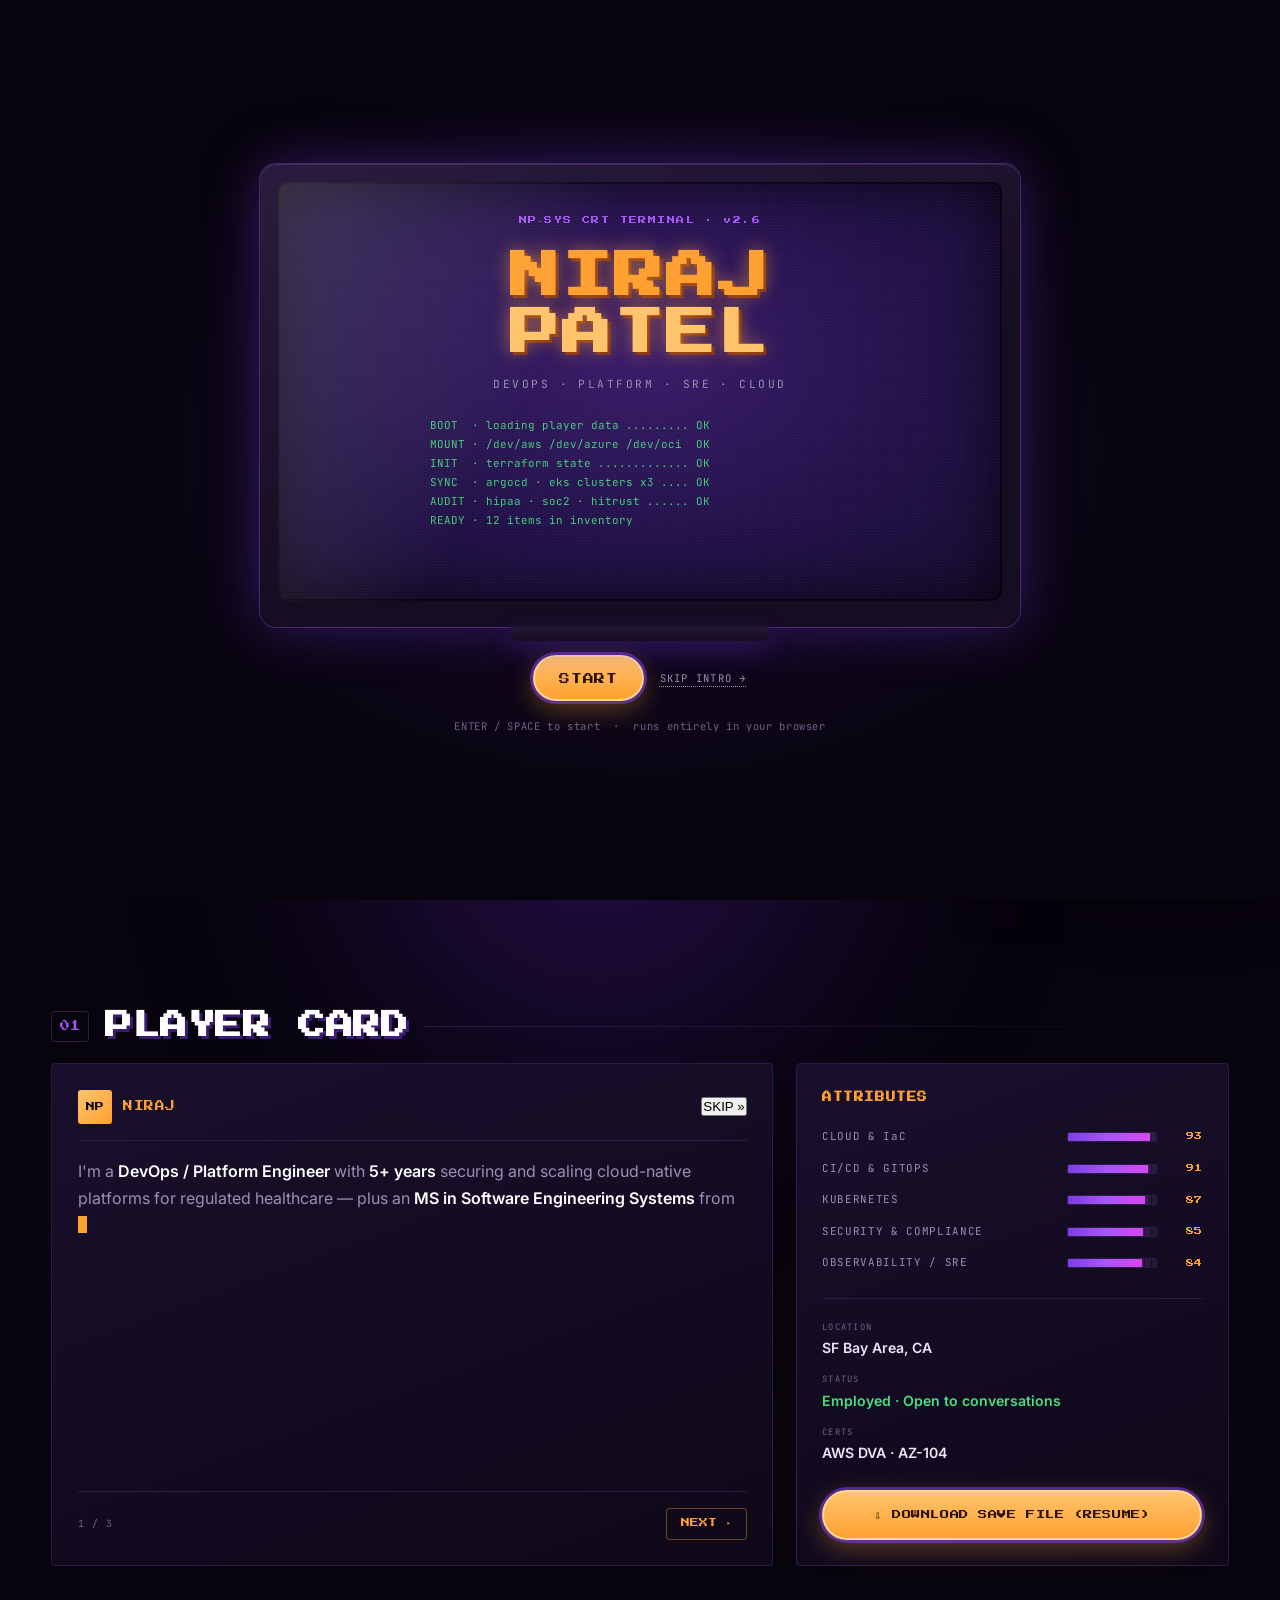
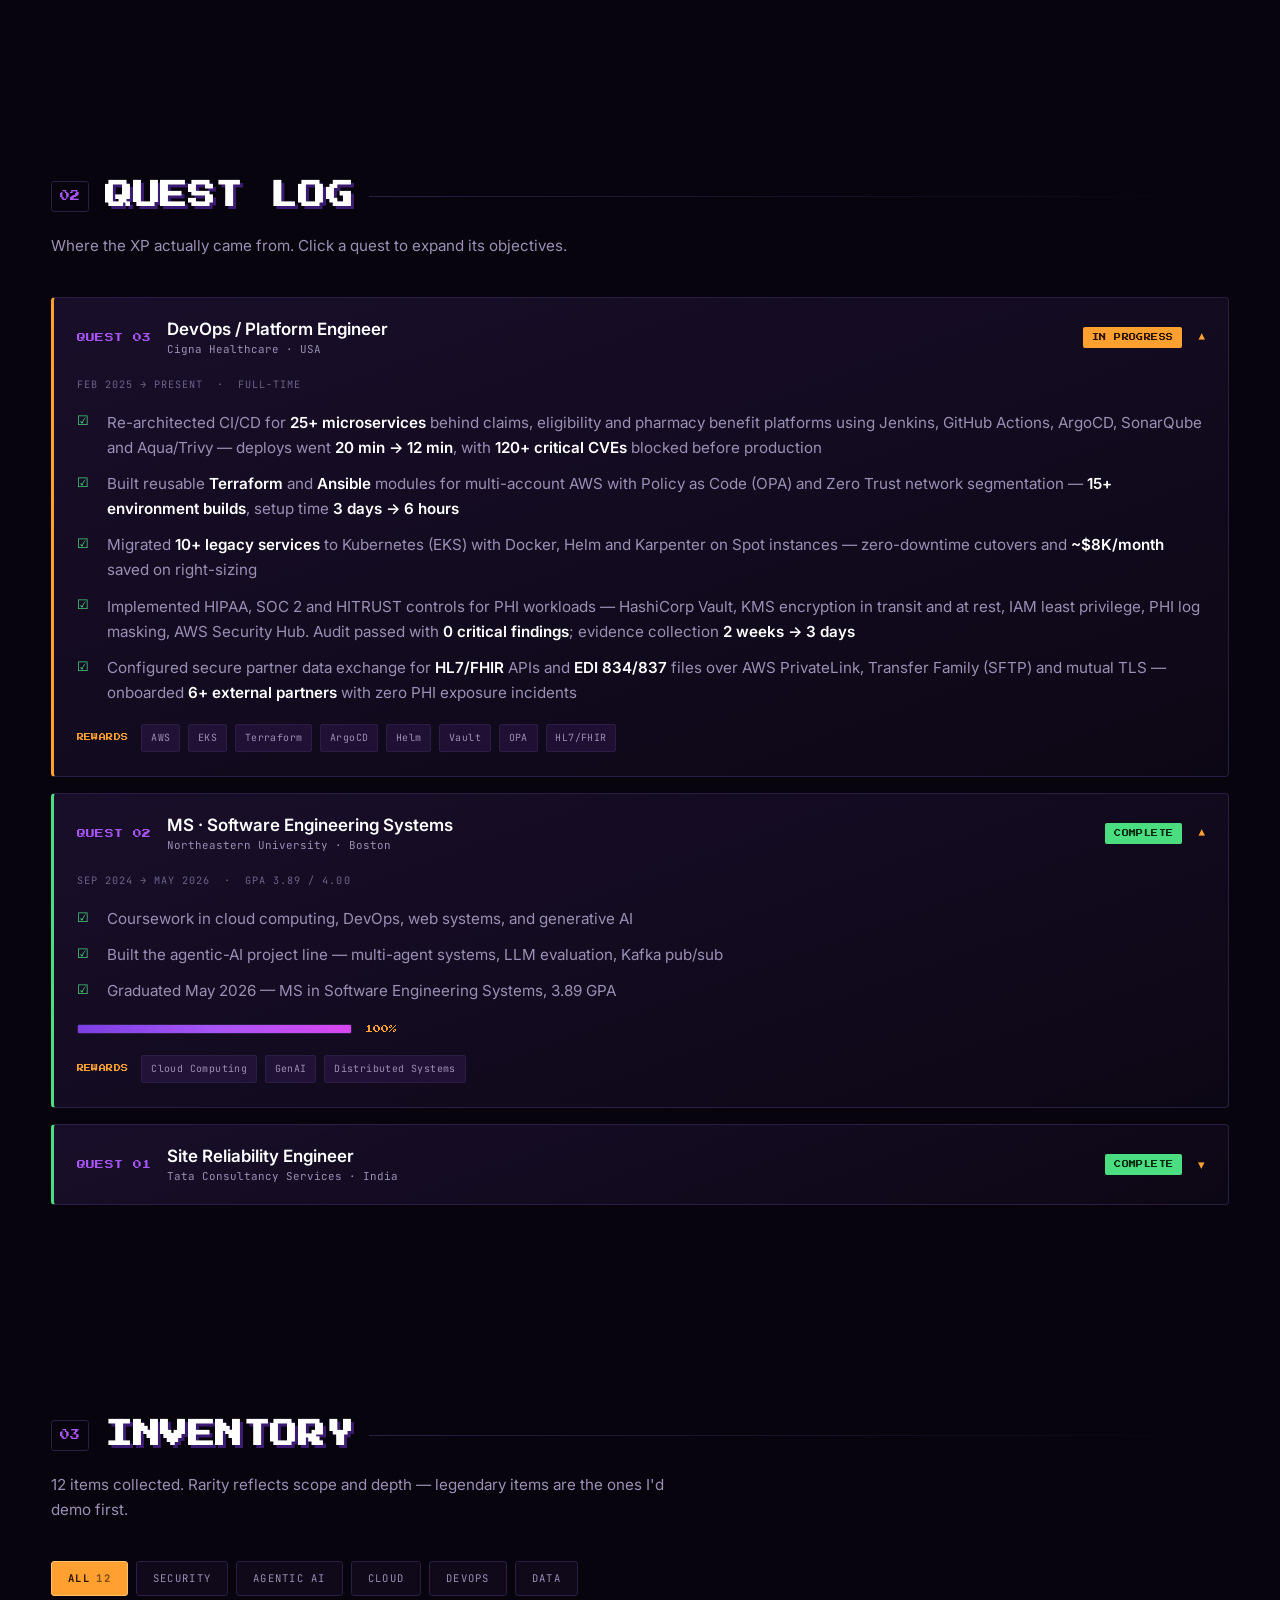
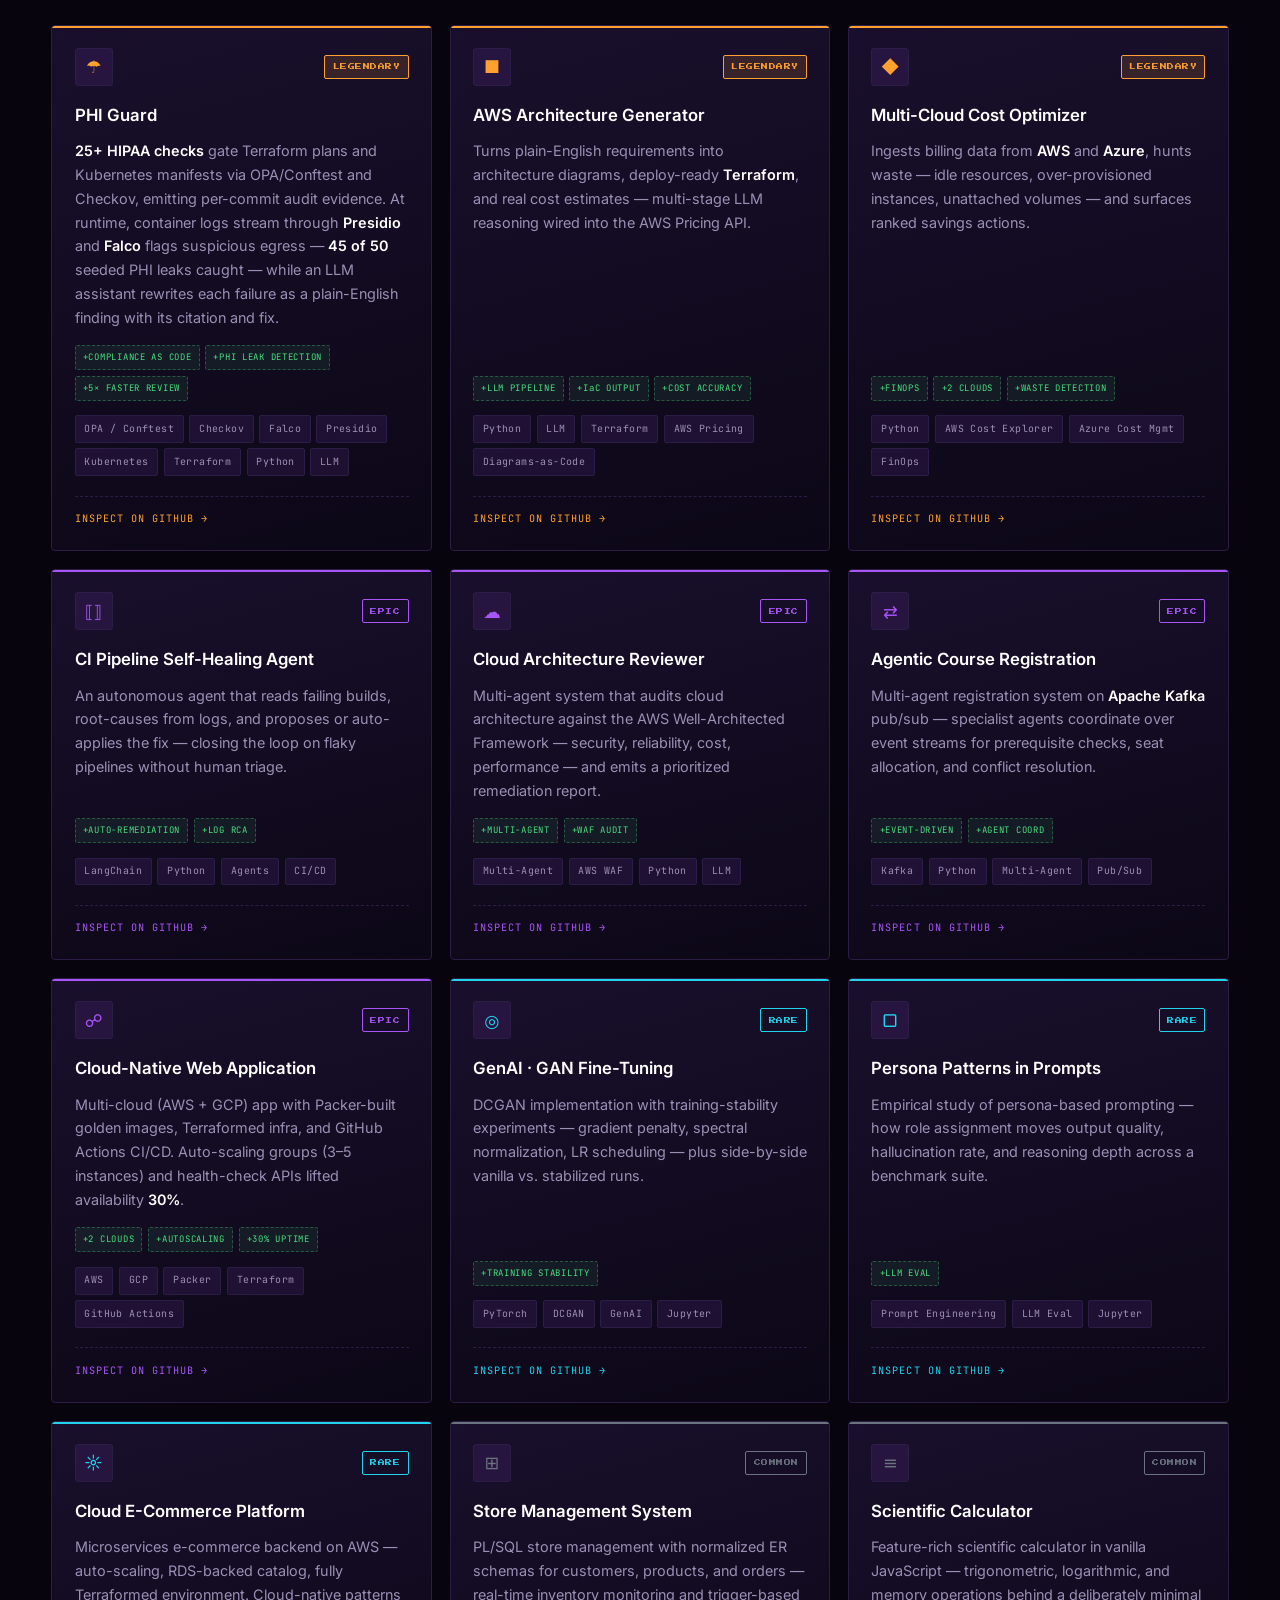
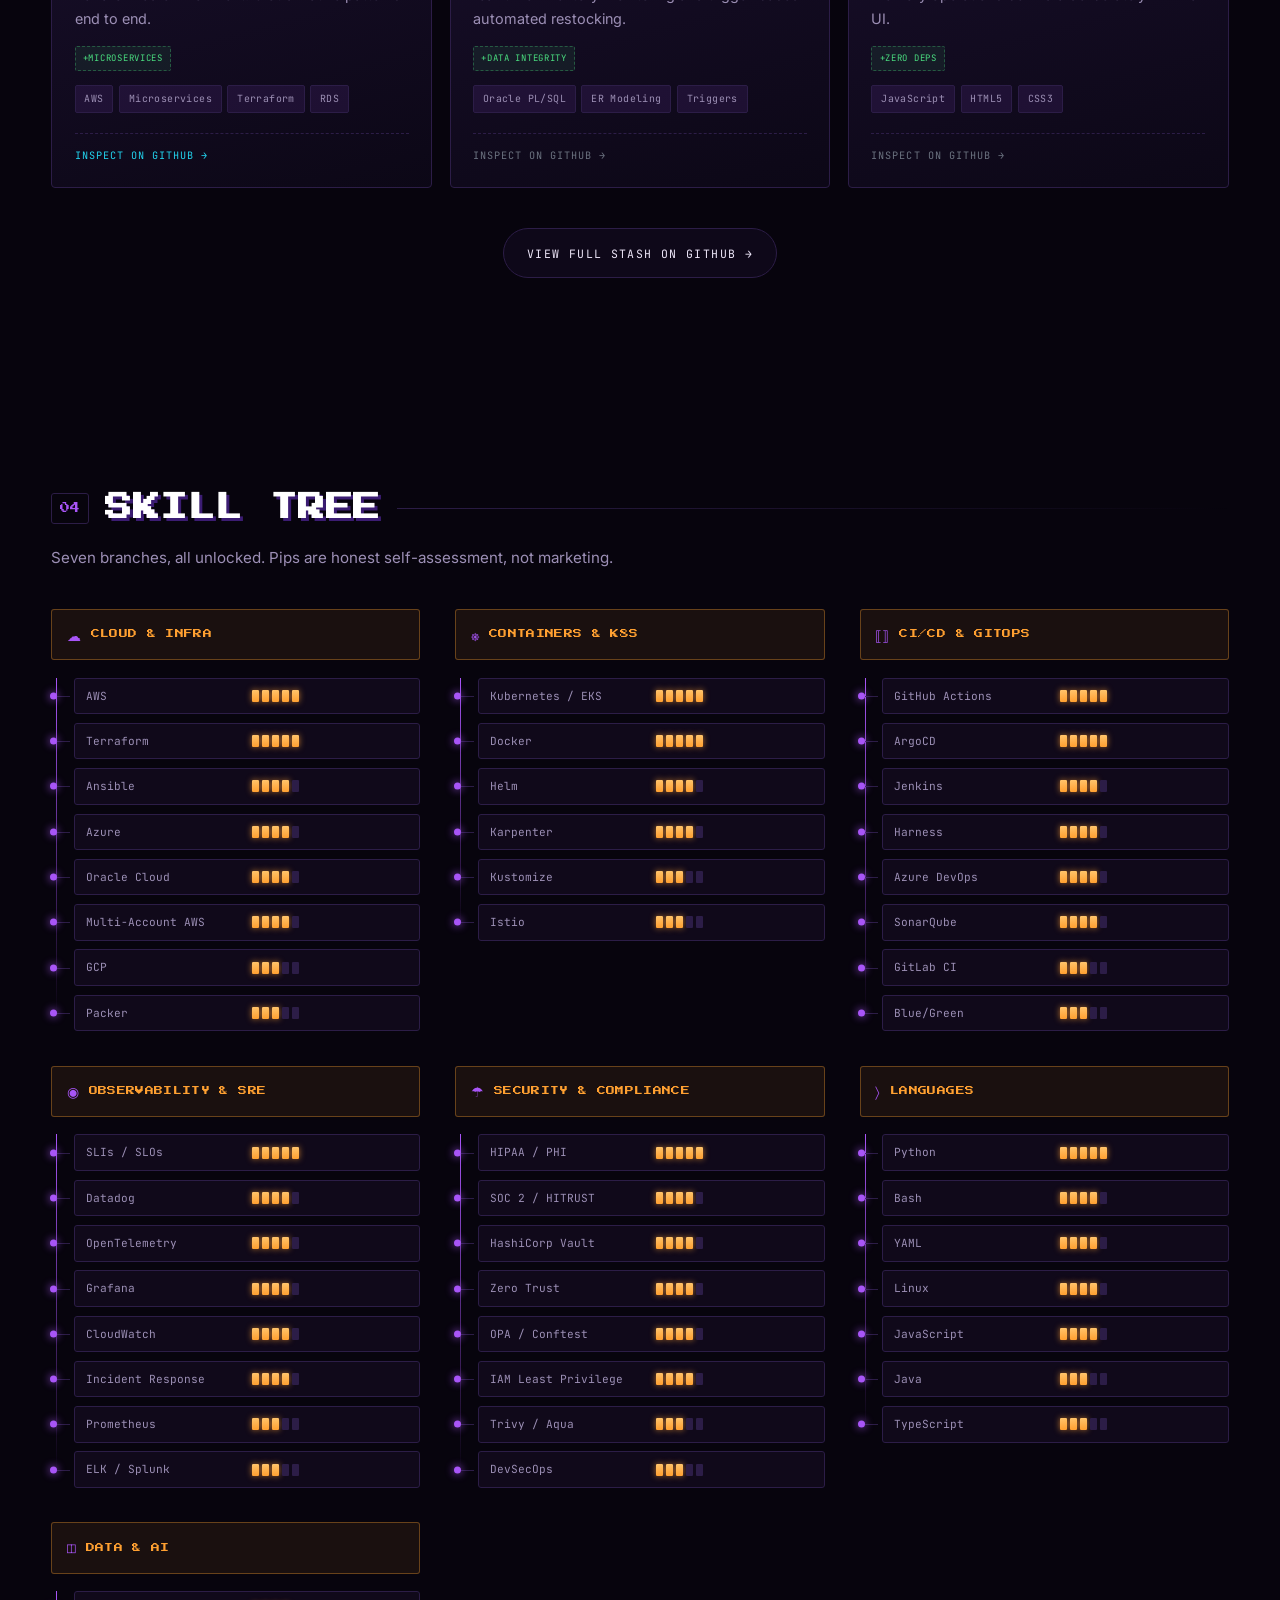
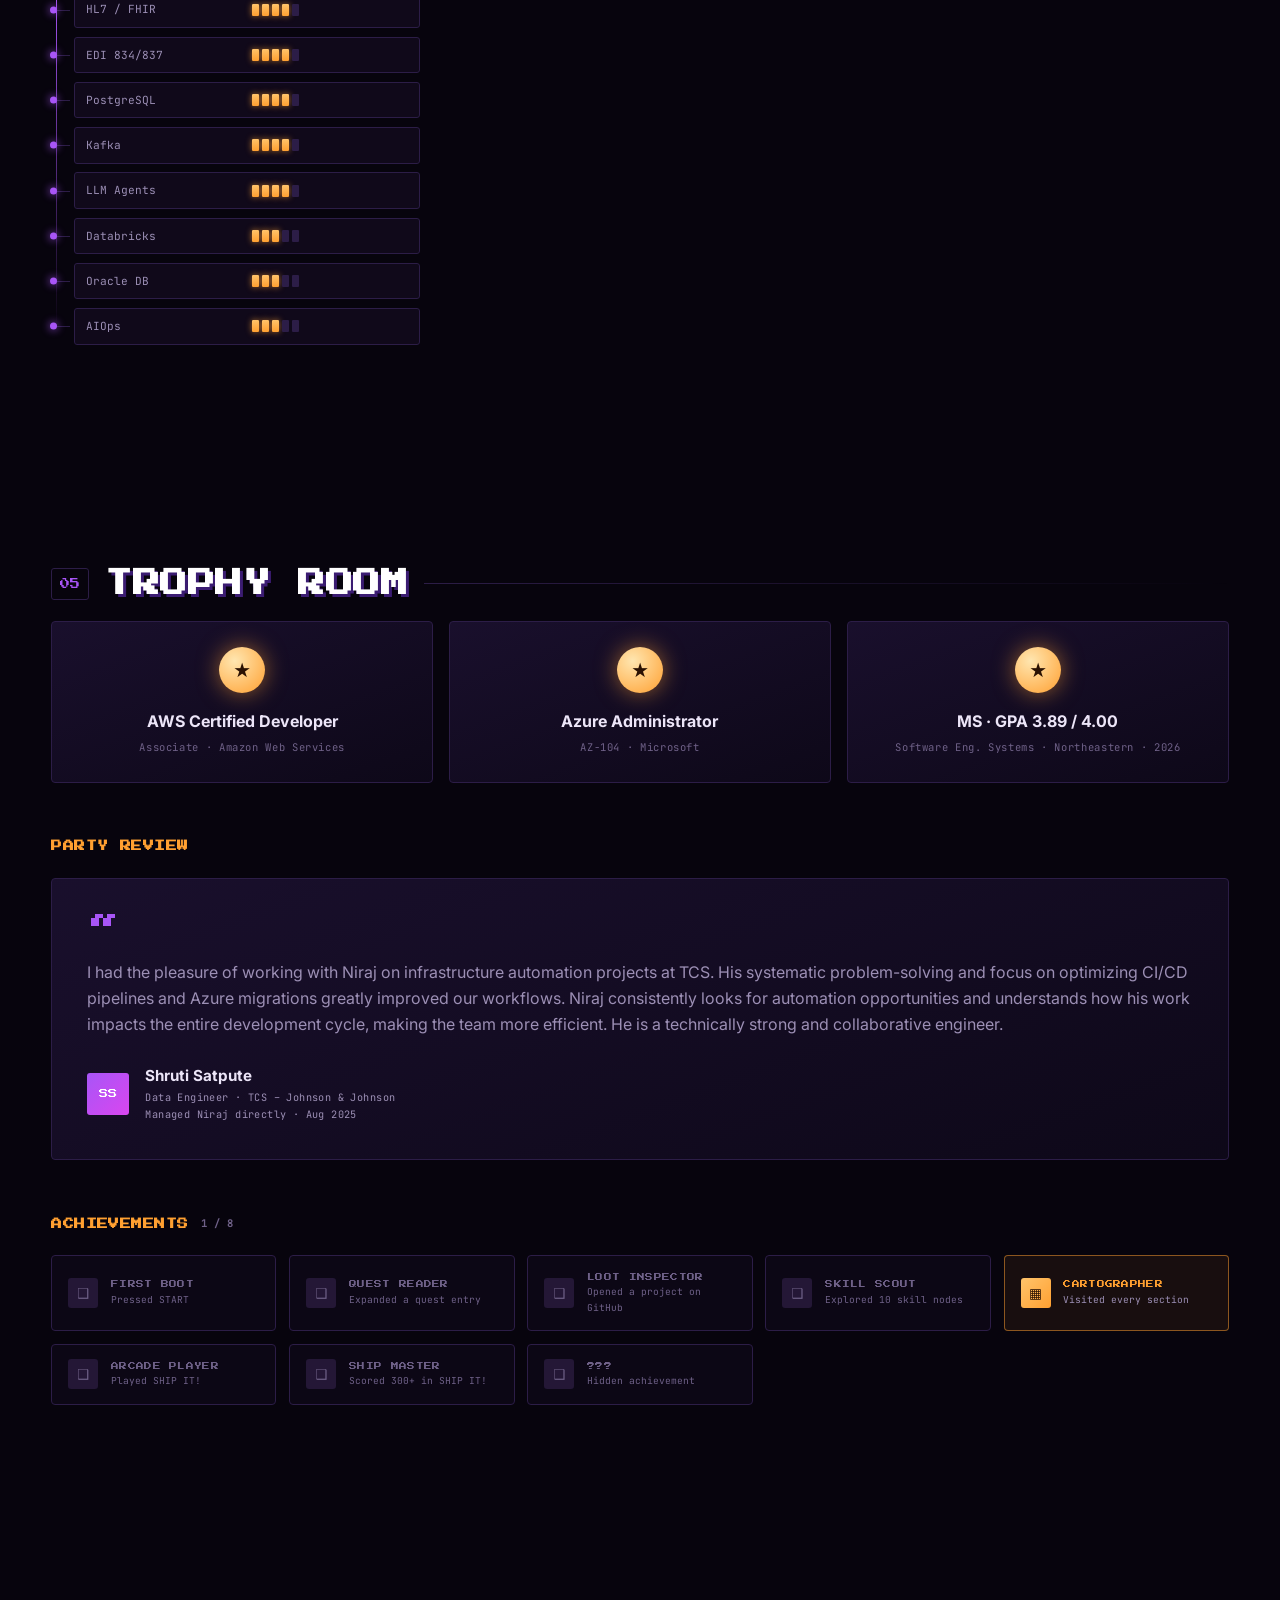
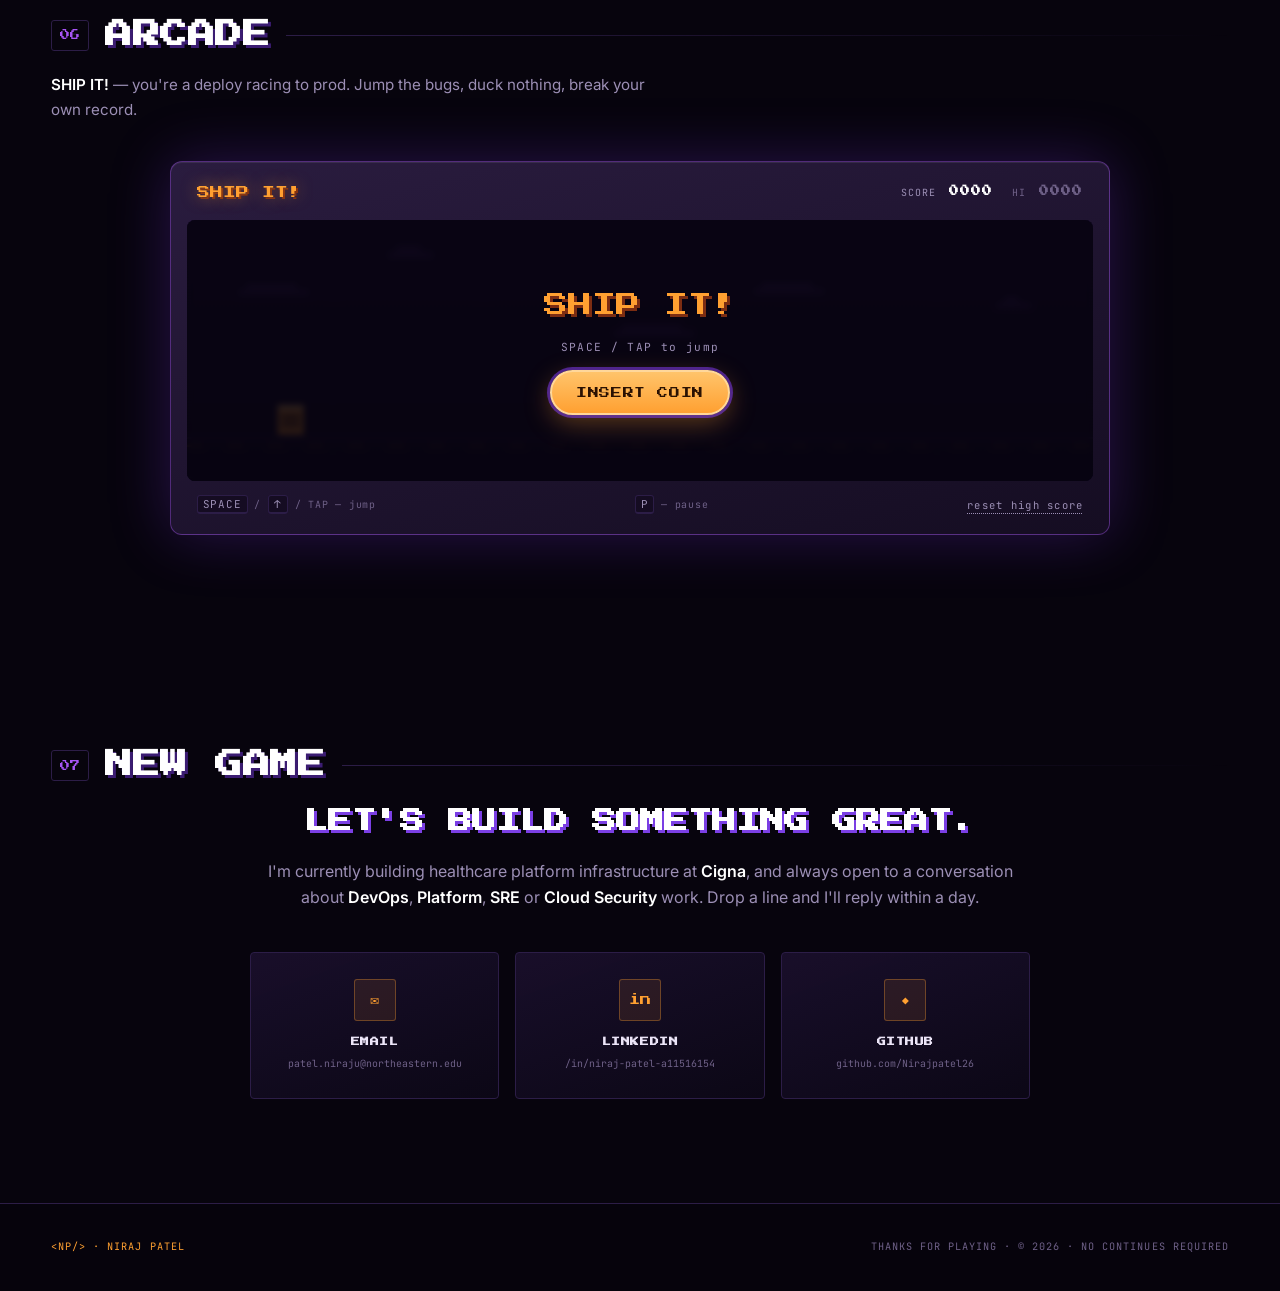
<file: index.html>
<!DOCTYPE html>
<html lang="en">
<head>
    <meta charset="UTF-8">
    <meta name="viewport" content="width=device-width, initial-scale=1.0">
    <meta name="description" content="Niraj Patel — DevOps &amp; Platform Engineer. An arcade-styled portfolio: quests, loot, skill trees, and one playable mini-game.">
    <meta name="theme-color" content="#07040d">
    <title>Niraj Patel · Player One · DevOps &amp; Platform Engineer</title>
    <link rel="icon" type="image/jpeg" href="profile.jpg">
    <link rel="stylesheet" href="main.css">
    <link rel="preconnect" href="https://fonts.googleapis.com">
    <link rel="preconnect" href="https://fonts.gstatic.com" crossorigin>
    <link href="https://fonts.googleapis.com/css2?family=Press+Start+2P&family=JetBrains+Mono:wght@400;500;700&family=Inter:wght@400;500;600;700&display=swap" rel="stylesheet">
</head>
<body>

<!-- ============ Ambient layers ============ -->
<div class="fx-grid" aria-hidden="true"></div>
<div class="fx-blob blob-1" aria-hidden="true"></div>
<div class="fx-blob blob-2" aria-hidden="true"></div>
<div class="fx-blob blob-3" aria-hidden="true"></div>
<div class="fx-scan" aria-hidden="true"></div>
<div class="fx-vignette" aria-hidden="true"></div>

<!-- ============ Boot / title screen (JS-armed, so no-JS visitors skip it) ============ -->
<div class="boot" id="boot" aria-hidden="true">
    <div class="boot-inner">
        <div class="crt crt-boot">
            <div class="crt-screen">
                <p class="boot-kicker">NP&#8209;SYS&nbsp;CRT&nbsp;TERMINAL&nbsp;·&nbsp;v2.6</p>
                <h1 class="boot-title">
                    <span class="boot-title-line">NIRAJ</span>
                    <span class="boot-title-line accent">PATEL</span>
                </h1>
                <p class="boot-sub">DEVOPS&nbsp;·&nbsp;PLATFORM&nbsp;·&nbsp;SRE&nbsp;·&nbsp;CLOUD</p>
                <pre class="boot-log" id="bootLog" aria-hidden="true"></pre>
                <p class="boot-press" id="bootPress">
                    <span class="caret">&#9656;</span> PRESS START
                </p>
            </div>
            <div class="crt-glare" aria-hidden="true"></div>
        </div>
        <div class="boot-actions">
            <button class="btn-arcade" id="btnStart" type="button">START</button>
            <button class="btn-skip" id="btnSkip" type="button">SKIP INTRO &rarr;</button>
        </div>
        <p class="boot-hint">ENTER / SPACE to start &nbsp;·&nbsp; runs entirely in your browser</p>
    </div>
</div>

<!-- ============ HUD ============ -->
<header class="hud" id="hud">
    <div class="hud-row">
        <a class="hud-player" href="#home" aria-label="Back to top">
            <div class="hud-line">
                <span class="hud-label">PLAYER</span>
                <span class="hud-value">NIRAJ_PATEL</span>
                <span class="hud-lv">LV&nbsp;26</span>
            </div>
            <div class="hud-line">
                <span class="hud-label">XP</span>
                <span class="xp-bar"><span class="xp-fill" id="xpFill"></span></span>
                <span class="hud-value dim" id="xpText">3.89 / 4.00 GPA</span>
            </div>
        </a>

        <nav class="hud-nav" id="hudNav" aria-label="Sections">
            <a href="#player"       class="hud-tab"><b>01</b> PLAYER</a>
            <a href="#quests"       class="hud-tab"><b>02</b> QUESTS</a>
            <a href="#inventory"    class="hud-tab"><b>03</b> INVENTORY</a>
            <a href="#skills"       class="hud-tab"><b>04</b> SKILLS</a>
            <a href="#trophies"     class="hud-tab"><b>05</b> TROPHIES</a>
            <a href="#arcade"       class="hud-tab"><b>06</b> ARCADE</a>
            <a href="#contact"      class="hud-tab hud-tab-cta">CONTACT</a>
        </nav>

        <div class="hud-right">
            <button class="hud-icon" id="btnSound" type="button" aria-pressed="false" title="Toggle blips">
                <span class="sound-off">&#9834;&#8725;</span><span class="sound-on">&#9834;</span>
            </button>
            <div class="hud-coins" title="Achievements found">
                <span class="coin" aria-hidden="true"></span>
                <span id="coinCount">0</span><span class="dim">/8</span>
            </div>
            <button class="hud-burger" id="btnBurger" type="button" aria-label="Menu" aria-expanded="false">
                <span></span><span></span><span></span>
            </button>
        </div>
    </div>
    <div class="hud-progress"><span id="hudProgress"></span></div>
</header>

<main>

<!-- ============ HOME ============ -->
<section class="screen home" id="home">
    <div class="wrap home-grid">
        <div class="home-copy">
            <p class="chip"><span class="chip-dot"></span> READY&nbsp;PLAYER&nbsp;ONE &nbsp;·&nbsp; OPEN TO OPPORTUNITIES</p>

            <h1 class="home-title">
                <span class="t-small">HI, I'M</span>
                <span class="t-big">NIRAJ<span class="accent">.</span></span>
            </h1>

            <p class="home-role">
                CLASS &rsaquo; <span class="accent" id="roleRotator">DEVOPS / PLATFORM ENGINEER</span><span class="blink">_</span>
            </p>

            <p class="home-desc">
                I secure and scale <strong>cloud-native platforms</strong> for regulated healthcare — multi-account
                <strong>AWS</strong> and <strong>EKS</strong> foundations in Terraform, shipped through
                <strong>GitOps</strong> pipelines, kept honest with SLOs and OpenTelemetry. HIPAA, HITRUST and SOC 2
                become automated guardrails, not spreadsheets.
            </p>

            <div class="home-stats">
                <div class="stat-box"><b data-count="5" data-suffix="+">5+</b><span>YRS EXPERIENCE</span></div>
                <div class="stat-box"><b data-count="99.95" data-dec="2" data-suffix="%">99.95%</b><span>AVAILABILITY</span></div>
                <div class="stat-box"><b data-count="25" data-suffix="+">25+</b><span>MICROSERVICES</span></div>
                <div class="stat-box"><b data-count="3.89" data-dec="2">3.89</b><span>GPA · NEU</span></div>
            </div>

            <div class="home-btns">
                <a href="#quests" class="btn-arcade">&#9656; PRESS START</a>
                <a href="#inventory" class="btn-ghost">OPEN INVENTORY</a>
            </div>

            <p class="home-tip">
                <kbd>&uarr;</kbd><kbd>&uarr;</kbd><kbd>&darr;</kbd><kbd>&darr;</kbd><kbd>&larr;</kbd><kbd>&rarr;</kbd><kbd>&larr;</kbd><kbd>&rarr;</kbd><kbd>B</kbd><kbd>A</kbd>
                &nbsp;— you know what to do.
            </p>
        </div>

        <div class="home-visual">
            <div class="crt crt-hero">
                <div class="crt-screen crt-photo">
                    <img src="profile.jpg" alt="Niraj Patel" class="glitch-img">
                    <span class="crt-roll" aria-hidden="true"></span>
                    <span class="crt-tag">P1</span>
                </div>
                <div class="crt-glare" aria-hidden="true"></div>
                <div class="crt-knobs" aria-hidden="true"><i></i><i></i></div>
            </div>
            <span class="pix-tag pt-1">AWS</span>
            <span class="pix-tag pt-2">TERRAFORM</span>
            <span class="pix-tag pt-3">ARGOCD</span>
            <span class="pix-tag pt-4">KUBERNETES</span>
            <span class="pix-tag pt-5">VAULT</span>
        </div>
    </div>

    <a href="#player" class="scroll-cue" aria-label="Scroll">
        <span class="cue-arrow">&#9660;</span><span class="cue-text">SCROLL</span>
    </a>
</section>

<!-- ============ PLAYER / ABOUT ============ -->
<section class="screen" id="player">
    <div class="wrap">
        <div class="sec-head">
            <span class="sec-num">01</span>
            <h2 class="sec-title">PLAYER&nbsp;CARD</h2>
            <span class="sec-rule"></span>
        </div>

        <div class="player-grid">
            <!-- dialogue box -->
            <div class="panel dialogue" id="dialogue">
                <div class="dlg-head">
                    <span class="dlg-avatar" aria-hidden="true">NP</span>
                    <span class="dlg-name">NIRAJ</span>
                    <button class="dlg-skip" id="dlgSkip" type="button">SKIP &raquo;</button>
                </div>
                <div class="dlg-body" id="dlgBody" aria-live="polite"></div>
                <div class="dlg-foot">
                    <span class="dlg-count" id="dlgCount">1 / 3</span>
                    <button class="dlg-next" id="dlgNext" type="button">NEXT <span class="caret">&#9656;</span></button>
                </div>
                <template id="dlgLines">
                    <p>I'm a <strong>DevOps / Platform Engineer</strong> with <strong>5+ years</strong> securing and scaling cloud-native platforms for regulated healthcare — plus an <strong>MS in Software Engineering Systems</strong> from <strong>Northeastern University</strong> (3.89 GPA).</p>
                    <p>At <strong>Cigna Healthcare</strong> I re-architected CI/CD for <strong>25+ microservices</strong>, moved <strong>10+ legacy services onto EKS</strong> with zero-downtime cutovers, and turned HIPAA, HITRUST and SOC 2 into automated guardrails for PHI. Before that, three years as an <strong>SRE at TCS</strong> — on-call, SLOs, and multi-AZ disaster recovery.</p>
                    <p>What I actually enjoy: making the safe path the fast path. <span class="accent">Policy as code</span>, <span class="accent">Zero Trust</span> networking, and <span class="accent">audit-ready evidence</span> generated by the pipeline instead of a human with a checklist.</p>
                </template>
            </div>

            <!-- attributes -->
            <div class="panel attrs">
                <h3 class="panel-title">ATTRIBUTES</h3>
                <ul class="attr-list">
                    <li><span class="attr-name">CLOUD &amp; IaC</span><span class="meter" data-fill="93"><i></i></span><span class="attr-val">93</span></li>
                    <li><span class="attr-name">CI/CD &amp; GITOPS</span><span class="meter" data-fill="91"><i></i></span><span class="attr-val">91</span></li>
                    <li><span class="attr-name">KUBERNETES</span><span class="meter" data-fill="87"><i></i></span><span class="attr-val">87</span></li>
                    <li><span class="attr-name">SECURITY &amp; COMPLIANCE</span><span class="meter" data-fill="85"><i></i></span><span class="attr-val">85</span></li>
                    <li><span class="attr-name">OBSERVABILITY / SRE</span><span class="meter" data-fill="84"><i></i></span><span class="attr-val">84</span></li>
                </ul>

                <div class="stat-strip">
                    <div><span class="dim">LOCATION</span><b>SF Bay Area, CA</b></div>
                    <div><span class="dim">STATUS</span><b class="ok">Employed · Open to conversations</b></div>
                    <div><span class="dim">CERTS</span><b>AWS DVA · AZ-104</b></div>
                </div>

                <a href="Niraj_Patel_Resume.pdf" download class="btn-arcade btn-block">
                    &#8681; DOWNLOAD SAVE FILE (RESUME)
                </a>
            </div>
        </div>
    </div>
</section>

<!-- ============ QUESTS / EXPERIENCE ============ -->
<section class="screen" id="quests">
    <div class="wrap">
        <div class="sec-head">
            <span class="sec-num">02</span>
            <h2 class="sec-title">QUEST&nbsp;LOG</h2>
            <span class="sec-rule"></span>
        </div>
        <p class="sec-sub">Where the XP actually came from. Click a quest to expand its objectives.</p>

        <div class="quest-log">

            <article class="quest open" data-state="active">
                <button class="quest-head" type="button" aria-expanded="true">
                    <span class="quest-id">QUEST 03</span>
                    <span class="quest-title">DevOps / Platform Engineer</span>
                    <span class="quest-org">Cigna Healthcare · USA</span>
                    <span class="badge badge-active">IN PROGRESS</span>
                    <span class="quest-chevron" aria-hidden="true">&#9662;</span>
                </button>
                <div class="quest-body">
                    <p class="quest-meta">FEB 2025 &rarr; PRESENT &nbsp;·&nbsp; FULL-TIME</p>
                    <ul class="objectives">
                        <li class="done">Re-architected CI/CD for <strong>25+ microservices</strong> behind claims, eligibility and pharmacy benefit platforms using Jenkins, GitHub Actions, ArgoCD, SonarQube and Aqua/Trivy — deploys went <strong>20 min &rarr; 12 min</strong>, with <strong>120+ critical CVEs</strong> blocked before production</li>
                        <li class="done">Built reusable <strong>Terraform</strong> and <strong>Ansible</strong> modules for multi-account AWS with Policy as Code (OPA) and Zero Trust network segmentation — <strong>15+ environment builds</strong>, setup time <strong>3 days &rarr; 6 hours</strong></li>
                        <li class="done">Migrated <strong>10+ legacy services</strong> to Kubernetes (EKS) with Docker, Helm and Karpenter on Spot instances — zero-downtime cutovers and <strong>~$8K/month</strong> saved on right-sizing</li>
                        <li class="done">Implemented HIPAA, SOC 2 and HITRUST controls for PHI workloads — HashiCorp Vault, KMS encryption in transit and at rest, IAM least privilege, PHI log masking, AWS Security Hub. Audit passed with <strong>0 critical findings</strong>; evidence collection <strong>2 weeks &rarr; 3 days</strong></li>
                        <li class="done">Configured secure partner data exchange for <strong>HL7/FHIR</strong> APIs and <strong>EDI 834/837</strong> files over AWS PrivateLink, Transfer Family (SFTP) and mutual TLS — onboarded <strong>6+ external partners</strong> with zero PHI exposure incidents</li>
                    </ul>
                    <div class="loot">
                        <span class="loot-label">REWARDS</span>
                        <span class="pill">AWS</span><span class="pill">EKS</span><span class="pill">Terraform</span><span class="pill">ArgoCD</span><span class="pill">Helm</span><span class="pill">Vault</span><span class="pill">OPA</span><span class="pill">HL7/FHIR</span>
                    </div>
                </div>
            </article>

            <article class="quest open" data-state="done">
                <button class="quest-head" type="button" aria-expanded="true">
                    <span class="quest-id">QUEST 02</span>
                    <span class="quest-title">MS · Software Engineering Systems</span>
                    <span class="quest-org">Northeastern University · Boston</span>
                    <span class="badge badge-done">COMPLETE</span>
                    <span class="quest-chevron" aria-hidden="true">&#9662;</span>
                </button>
                <div class="quest-body">
                    <p class="quest-meta">SEP 2024 &rarr; MAY 2026 &nbsp;·&nbsp; GPA 3.89 / 4.00</p>
                    <ul class="objectives">
                        <li class="done">Coursework in cloud computing, DevOps, web systems, and generative AI</li>
                        <li class="done">Built the agentic-AI project line — multi-agent systems, LLM evaluation, Kafka pub/sub</li>
                        <li class="done">Graduated May 2026 — MS in Software Engineering Systems, 3.89 GPA</li>
                    </ul>
                    <div class="quest-progress">
                        <span class="meter" data-fill="100"><i></i></span><span class="attr-val">100%</span>
                    </div>
                    <div class="loot">
                        <span class="loot-label">REWARDS</span>
                        <span class="pill">Cloud Computing</span><span class="pill">GenAI</span><span class="pill">Distributed Systems</span>
                    </div>
                </div>
            </article>

            <article class="quest" data-state="done">
                <button class="quest-head" type="button" aria-expanded="false">
                    <span class="quest-id">QUEST 01</span>
                    <span class="quest-title">Site Reliability Engineer</span>
                    <span class="quest-org">Tata Consultancy Services · India</span>
                    <span class="badge badge-done">COMPLETE</span>
                    <span class="quest-chevron" aria-hidden="true">&#9662;</span>
                </button>
                <div class="quest-body">
                    <p class="quest-meta">AUG 2021 &rarr; AUG 2024 &nbsp;·&nbsp; FULL-TIME</p>
                    <ul class="objectives">
                        <li class="done">Ran on-call L2/L3 incident response with PagerDuty and Datadog, built auto-triage runbooks and led <strong>15+ postmortems</strong> — <strong>MTTR 90 &rarr; 35 min</strong> and Sev-1/Sev-2 incidents <strong>8 &rarr; 3</strong> per quarter, while mentoring 3 junior engineers</li>
                        <li class="done">Defined SLIs/SLOs and error budgets for <strong>20+ services</strong> using OpenTelemetry, Grafana and CloudWatch, sustaining <strong>99.95% availability</strong> on customer-facing APIs</li>
                        <li class="done">Built and drilled a multi-AZ disaster recovery setup on AWS with Terraform, RDS Multi-AZ, AWS Backup and Route 53 failover — quarterly drills cut <strong>RTO 4 hours &rarr; 45 min</strong> at a 15-minute RPO</li>
                        <li class="done">Migrated <strong>3 Terraform codebases (25+ components)</strong> from Azure DevOps to Harness, standardizing pipeline structure and cutting deployment time <strong>60 min &rarr; 30 min</strong></li>
                        <li class="done">Automated monthly credential rotation for <strong>50+ Oracle Cloud (OCI) applications</strong> with Python and Ansible, giving a 5-person platform team back <strong>3 hours a month</strong> and removing manual handling of workload identities</li>
                        <li class="done">Hardened cross-cloud access with a Zero Trust Azure jump server for Oracle Cloud via Terraform and Ansible, removing public exposure of data-platform resources</li>
                    </ul>
                    <div class="loot">
                        <span class="loot-label">REWARDS</span>
                        <span class="pill">Datadog</span><span class="pill">PagerDuty</span><span class="pill">OpenTelemetry</span><span class="pill">Terraform</span><span class="pill">Ansible</span><span class="pill">Harness</span><span class="pill">Oracle Cloud</span>
                    </div>
                </div>
            </article>

        </div>
    </div>
</section>

<!-- ============ INVENTORY / PROJECTS ============ -->
<section class="screen" id="inventory">
    <div class="wrap">
        <div class="sec-head">
            <span class="sec-num">03</span>
            <h2 class="sec-title">INVENTORY</h2>
            <span class="sec-rule"></span>
        </div>
        <p class="sec-sub">12 items collected. Rarity reflects scope and depth — legendary items are the ones I'd demo first.</p>

        <div class="inv-tabs" id="invTabs">
            <button class="inv-tab active" data-filter="all">ALL <span class="dim">12</span></button>
            <button class="inv-tab" data-filter="security">SECURITY</button>
            <button class="inv-tab" data-filter="ai">AGENTIC AI</button>
            <button class="inv-tab" data-filter="cloud">CLOUD</button>
            <button class="inv-tab" data-filter="devops">DEVOPS</button>
            <button class="inv-tab" data-filter="data">DATA</button>
        </div>

        <div class="inv-grid" id="invGrid">

            <article class="item legendary" data-tags="security devops cloud ai">
                <div class="item-top">
                    <span class="item-icon" aria-hidden="true">&#9730;</span>
                    <span class="rarity">LEGENDARY</span>
                </div>
                <h3>PHI Guard</h3>
                <p><strong>25+ HIPAA checks</strong> gate Terraform plans and Kubernetes manifests via OPA/Conftest and Checkov, emitting per-commit audit evidence. At runtime, container logs stream through <strong>Presidio</strong> and <strong>Falco</strong> flags suspicious egress — <strong>45 of 50</strong> seeded PHI leaks caught — while an LLM assistant rewrites each failure as a plain-English finding with its citation and fix.</p>
                <div class="item-stats">
                    <span>+COMPLIANCE AS CODE</span><span>+PHI LEAK DETECTION</span><span>+5&times; FASTER REVIEW</span>
                </div>
                <div class="item-tags">
                    <span class="pill">OPA / Conftest</span><span class="pill">Checkov</span><span class="pill">Falco</span><span class="pill">Presidio</span><span class="pill">Kubernetes</span><span class="pill">Terraform</span><span class="pill">Python</span><span class="pill">LLM</span>
                </div>
                <a class="item-link" href="https://github.com/Nirajpatel26/phi-guard" target="_blank" rel="noopener">INSPECT ON GITHUB &rarr;</a>
            </article>

            <article class="item legendary" data-tags="ai cloud devops">
                <div class="item-top">
                    <span class="item-icon" aria-hidden="true">&#9632;</span>
                    <span class="rarity">LEGENDARY</span>
                </div>
                <h3>AWS Architecture Generator</h3>
                <p>Turns plain-English requirements into architecture diagrams, deploy-ready <strong>Terraform</strong>, and real cost estimates — multi-stage LLM reasoning wired into the AWS Pricing API.</p>
                <div class="item-stats">
                    <span>+LLM PIPELINE</span><span>+IaC OUTPUT</span><span>+COST ACCURACY</span>
                </div>
                <div class="item-tags">
                    <span class="pill">Python</span><span class="pill">LLM</span><span class="pill">Terraform</span><span class="pill">AWS Pricing</span><span class="pill">Diagrams-as-Code</span>
                </div>
                <a class="item-link" href="https://github.com/Nirajpatel26/AWS-Architecture-Generator" target="_blank" rel="noopener">INSPECT ON GITHUB &rarr;</a>
            </article>

            <article class="item legendary" data-tags="cloud devops data">
                <div class="item-top">
                    <span class="item-icon" aria-hidden="true">&#9670;</span>
                    <span class="rarity">LEGENDARY</span>
                </div>
                <h3>Multi-Cloud Cost Optimizer</h3>
                <p>Ingests billing data from <strong>AWS</strong> and <strong>Azure</strong>, hunts waste — idle resources, over-provisioned instances, unattached volumes — and surfaces ranked savings actions.</p>
                <div class="item-stats">
                    <span>+FINOPS</span><span>+2 CLOUDS</span><span>+WASTE DETECTION</span>
                </div>
                <div class="item-tags">
                    <span class="pill">Python</span><span class="pill">AWS Cost Explorer</span><span class="pill">Azure Cost Mgmt</span><span class="pill">FinOps</span>
                </div>
                <a class="item-link" href="https://github.com/Nirajpatel26/multi-cloud-cost-optimizer" target="_blank" rel="noopener">INSPECT ON GITHUB &rarr;</a>
            </article>

            <article class="item epic" data-tags="ai devops">
                <div class="item-top">
                    <span class="item-icon" aria-hidden="true">&#10214;&#10215;</span>
                    <span class="rarity">EPIC</span>
                </div>
                <h3>CI Pipeline Self-Healing Agent</h3>
                <p>An autonomous agent that reads failing builds, root-causes from logs, and proposes or auto-applies the fix — closing the loop on flaky pipelines without human triage.</p>
                <div class="item-stats"><span>+AUTO-REMEDIATION</span><span>+LOG RCA</span></div>
                <div class="item-tags">
                    <span class="pill">LangChain</span><span class="pill">Python</span><span class="pill">Agents</span><span class="pill">CI/CD</span>
                </div>
                <a class="item-link" href="https://github.com/Nirajpatel26/CI-Pipeline-Self-Healing-Agent" target="_blank" rel="noopener">INSPECT ON GITHUB &rarr;</a>
            </article>

            <article class="item epic" data-tags="ai cloud security">
                <div class="item-top">
                    <span class="item-icon" aria-hidden="true">&#9729;</span>
                    <span class="rarity">EPIC</span>
                </div>
                <h3>Cloud Architecture Reviewer</h3>
                <p>Multi-agent system that audits cloud architecture against the AWS Well-Architected Framework — security, reliability, cost, performance — and emits a prioritized remediation report.</p>
                <div class="item-stats"><span>+MULTI-AGENT</span><span>+WAF AUDIT</span></div>
                <div class="item-tags">
                    <span class="pill">Multi-Agent</span><span class="pill">AWS WAF</span><span class="pill">Python</span><span class="pill">LLM</span>
                </div>
                <a class="item-link" href="https://github.com/Nirajpatel26/Cloud-Architecture-Reviewer-Agentic-System" target="_blank" rel="noopener">INSPECT ON GITHUB &rarr;</a>
            </article>

            <article class="item epic" data-tags="ai data">
                <div class="item-top">
                    <span class="item-icon" aria-hidden="true">&#8644;</span>
                    <span class="rarity">EPIC</span>
                </div>
                <h3>Agentic Course Registration</h3>
                <p>Multi-agent registration system on <strong>Apache Kafka</strong> pub/sub — specialist agents coordinate over event streams for prerequisite checks, seat allocation, and conflict resolution.</p>
                <div class="item-stats"><span>+EVENT-DRIVEN</span><span>+AGENT COORD</span></div>
                <div class="item-tags">
                    <span class="pill">Kafka</span><span class="pill">Python</span><span class="pill">Multi-Agent</span><span class="pill">Pub/Sub</span>
                </div>
                <a class="item-link" href="https://github.com/Nirajpatel26/agentic-ai-course-registration" target="_blank" rel="noopener">INSPECT ON GITHUB &rarr;</a>
            </article>

            <article class="item epic" data-tags="cloud devops">
                <div class="item-top">
                    <span class="item-icon" aria-hidden="true">&#9741;</span>
                    <span class="rarity">EPIC</span>
                </div>
                <h3>Cloud-Native Web Application</h3>
                <p>Multi-cloud (AWS + GCP) app with Packer-built golden images, Terraformed infra, and GitHub Actions CI/CD. Auto-scaling groups (3–5 instances) and health-check APIs lifted availability <strong>30%</strong>.</p>
                <div class="item-stats"><span>+2 CLOUDS</span><span>+AUTOSCALING</span><span>+30% UPTIME</span></div>
                <div class="item-tags">
                    <span class="pill">AWS</span><span class="pill">GCP</span><span class="pill">Packer</span><span class="pill">Terraform</span><span class="pill">GitHub Actions</span>
                </div>
                <a class="item-link" href="https://github.com/Nirajpatel26?tab=repositories" target="_blank" rel="noopener">INSPECT ON GITHUB &rarr;</a>
            </article>

            <article class="item rare" data-tags="ai data">
                <div class="item-top">
                    <span class="item-icon" aria-hidden="true">&#9678;</span>
                    <span class="rarity">RARE</span>
                </div>
                <h3>GenAI · GAN Fine-Tuning</h3>
                <p>DCGAN implementation with training-stability experiments — gradient penalty, spectral normalization, LR scheduling — plus side-by-side vanilla vs. stabilized runs.</p>
                <div class="item-stats"><span>+TRAINING STABILITY</span></div>
                <div class="item-tags">
                    <span class="pill">PyTorch</span><span class="pill">DCGAN</span><span class="pill">GenAI</span><span class="pill">Jupyter</span>
                </div>
                <a class="item-link" href="https://github.com/Nirajpatel26/genai-gan-finetuning" target="_blank" rel="noopener">INSPECT ON GITHUB &rarr;</a>
            </article>

            <article class="item rare" data-tags="ai">
                <div class="item-top">
                    <span class="item-icon" aria-hidden="true">&#9634;</span>
                    <span class="rarity">RARE</span>
                </div>
                <h3>Persona Patterns in Prompts</h3>
                <p>Empirical study of persona-based prompting — how role assignment moves output quality, hallucination rate, and reasoning depth across a benchmark suite.</p>
                <div class="item-stats"><span>+LLM EVAL</span></div>
                <div class="item-tags">
                    <span class="pill">Prompt Engineering</span><span class="pill">LLM Eval</span><span class="pill">Jupyter</span>
                </div>
                <a class="item-link" href="https://github.com/Nirajpatel26/Persona-Patterns-in-Prompt-Engineering" target="_blank" rel="noopener">INSPECT ON GITHUB &rarr;</a>
            </article>

            <article class="item rare" data-tags="cloud devops">
                <div class="item-top">
                    <span class="item-icon" aria-hidden="true">&#9788;</span>
                    <span class="rarity">RARE</span>
                </div>
                <h3>Cloud E-Commerce Platform</h3>
                <p>Microservices e-commerce backend on AWS — auto-scaling, RDS-backed catalog, fully Terraformed environment. Cloud-native patterns end to end.</p>
                <div class="item-stats"><span>+MICROSERVICES</span></div>
                <div class="item-tags">
                    <span class="pill">AWS</span><span class="pill">Microservices</span><span class="pill">Terraform</span><span class="pill">RDS</span>
                </div>
                <a class="item-link" href="https://github.com/Nirajpatel26/cloud-ecommerce-platform" target="_blank" rel="noopener">INSPECT ON GITHUB &rarr;</a>
            </article>

            <article class="item common" data-tags="data">
                <div class="item-top">
                    <span class="item-icon" aria-hidden="true">&#8862;</span>
                    <span class="rarity">COMMON</span>
                </div>
                <h3>Store Management System</h3>
                <p>PL/SQL store management with normalized ER schemas for customers, products, and orders — real-time inventory monitoring and trigger-based automated restocking.</p>
                <div class="item-stats"><span>+DATA INTEGRITY</span></div>
                <div class="item-tags">
                    <span class="pill">Oracle PL/SQL</span><span class="pill">ER Modeling</span><span class="pill">Triggers</span>
                </div>
                <a class="item-link" href="https://github.com/Nirajpatel26/Team13_Store_Management_System" target="_blank" rel="noopener">INSPECT ON GITHUB &rarr;</a>
            </article>

            <article class="item common" data-tags="data">
                <div class="item-top">
                    <span class="item-icon" aria-hidden="true">&#8801;</span>
                    <span class="rarity">COMMON</span>
                </div>
                <h3>Scientific Calculator</h3>
                <p>Feature-rich scientific calculator in vanilla JavaScript — trigonometric, logarithmic, and memory operations behind a deliberately minimal UI.</p>
                <div class="item-stats"><span>+ZERO DEPS</span></div>
                <div class="item-tags">
                    <span class="pill">JavaScript</span><span class="pill">HTML5</span><span class="pill">CSS3</span>
                </div>
                <a class="item-link" href="https://github.com/Nirajpatel26/scientific-calculator" target="_blank" rel="noopener">INSPECT ON GITHUB &rarr;</a>
            </article>

        </div>

        <p class="inv-empty" id="invEmpty" hidden>NO ITEMS IN THIS SLOT.</p>

        <div class="center">
            <a class="btn-ghost" href="https://github.com/Nirajpatel26" target="_blank" rel="noopener">VIEW FULL STASH ON GITHUB &rarr;</a>
        </div>
    </div>
</section>

<!-- ============ SKILL TREE ============ -->
<section class="screen" id="skills">
    <div class="wrap">
        <div class="sec-head">
            <span class="sec-num">04</span>
            <h2 class="sec-title">SKILL&nbsp;TREE</h2>
            <span class="sec-rule"></span>
        </div>
        <p class="sec-sub">Seven branches, all unlocked. Pips are honest self-assessment, not marketing.</p>

        <div class="tree" id="tree">

            <div class="branch">
                <div class="branch-root"><span class="root-icon">&#9729;</span> CLOUD &amp; INFRA</div>
                <ul class="nodes">
                    <li class="node" data-pips="5"><span>AWS</span></li>
                    <li class="node" data-pips="5"><span>Terraform</span></li>
                    <li class="node" data-pips="4"><span>Ansible</span></li>
                    <li class="node" data-pips="4"><span>Azure</span></li>
                    <li class="node" data-pips="4"><span>Oracle Cloud</span></li>
                    <li class="node" data-pips="4"><span>Multi-Account AWS</span></li>
                    <li class="node" data-pips="3"><span>GCP</span></li>
                    <li class="node" data-pips="3"><span>Packer</span></li>
                </ul>
            </div>

            <div class="branch">
                <div class="branch-root"><span class="root-icon">&#9096;</span> CONTAINERS &amp; K8S</div>
                <ul class="nodes">
                    <li class="node" data-pips="5"><span>Kubernetes / EKS</span></li>
                    <li class="node" data-pips="5"><span>Docker</span></li>
                    <li class="node" data-pips="4"><span>Helm</span></li>
                    <li class="node" data-pips="4"><span>Karpenter</span></li>
                    <li class="node" data-pips="3"><span>Kustomize</span></li>
                    <li class="node" data-pips="3"><span>Istio</span></li>
                </ul>
            </div>

            <div class="branch">
                <div class="branch-root"><span class="root-icon">&#10214;&#10215;</span> CI/CD &amp; GITOPS</div>
                <ul class="nodes">
                    <li class="node" data-pips="5"><span>GitHub Actions</span></li>
                    <li class="node" data-pips="5"><span>ArgoCD</span></li>
                    <li class="node" data-pips="4"><span>Jenkins</span></li>
                    <li class="node" data-pips="4"><span>Harness</span></li>
                    <li class="node" data-pips="4"><span>Azure DevOps</span></li>
                    <li class="node" data-pips="4"><span>SonarQube</span></li>
                    <li class="node" data-pips="3"><span>GitLab CI</span></li>
                    <li class="node" data-pips="3"><span>Blue/Green</span></li>
                </ul>
            </div>

            <div class="branch">
                <div class="branch-root"><span class="root-icon">&#9673;</span> OBSERVABILITY &amp; SRE</div>
                <ul class="nodes">
                    <li class="node" data-pips="5"><span>SLIs / SLOs</span></li>
                    <li class="node" data-pips="4"><span>Datadog</span></li>
                    <li class="node" data-pips="4"><span>OpenTelemetry</span></li>
                    <li class="node" data-pips="4"><span>Grafana</span></li>
                    <li class="node" data-pips="4"><span>CloudWatch</span></li>
                    <li class="node" data-pips="4"><span>Incident Response</span></li>
                    <li class="node" data-pips="3"><span>Prometheus</span></li>
                    <li class="node" data-pips="3"><span>ELK / Splunk</span></li>
                </ul>
            </div>

            <div class="branch">
                <div class="branch-root"><span class="root-icon">&#9730;</span> SECURITY &amp; COMPLIANCE</div>
                <ul class="nodes">
                    <li class="node" data-pips="5"><span>HIPAA / PHI</span></li>
                    <li class="node" data-pips="4"><span>SOC 2 / HITRUST</span></li>
                    <li class="node" data-pips="4"><span>HashiCorp Vault</span></li>
                    <li class="node" data-pips="4"><span>Zero Trust</span></li>
                    <li class="node" data-pips="4"><span>OPA / Conftest</span></li>
                    <li class="node" data-pips="4"><span>IAM Least Privilege</span></li>
                    <li class="node" data-pips="3"><span>Trivy / Aqua</span></li>
                    <li class="node" data-pips="3"><span>DevSecOps</span></li>
                </ul>
            </div>

            <div class="branch">
                <div class="branch-root"><span class="root-icon">&#9002;</span> LANGUAGES</div>
                <ul class="nodes">
                    <li class="node" data-pips="5"><span>Python</span></li>
                    <li class="node" data-pips="4"><span>Bash</span></li>
                    <li class="node" data-pips="4"><span>YAML</span></li>
                    <li class="node" data-pips="4"><span>Linux</span></li>
                    <li class="node" data-pips="4"><span>JavaScript</span></li>
                    <li class="node" data-pips="3"><span>Java</span></li>
                    <li class="node" data-pips="3"><span>TypeScript</span></li>
                </ul>
            </div>

            <div class="branch">
                <div class="branch-root"><span class="root-icon">&#9707;</span> DATA &amp; AI</div>
                <ul class="nodes">
                    <li class="node" data-pips="4"><span>HL7 / FHIR</span></li>
                    <li class="node" data-pips="4"><span>EDI 834/837</span></li>
                    <li class="node" data-pips="4"><span>PostgreSQL</span></li>
                    <li class="node" data-pips="4"><span>Kafka</span></li>
                    <li class="node" data-pips="4"><span>LLM Agents</span></li>
                    <li class="node" data-pips="3"><span>Databricks</span></li>
                    <li class="node" data-pips="3"><span>Oracle DB</span></li>
                    <li class="node" data-pips="3"><span>AIOps</span></li>
                </ul>
            </div>

        </div>
    </div>
</section>

<!-- ============ TROPHIES ============ -->
<section class="screen" id="trophies">
    <div class="wrap">
        <div class="sec-head">
            <span class="sec-num">05</span>
            <h2 class="sec-title">TROPHY&nbsp;ROOM</h2>
            <span class="sec-rule"></span>
        </div>

        <div class="trophy-grid">
            <div class="panel cert">
                <span class="cert-badge">&#9733;</span>
                <h3>AWS Certified Developer</h3>
                <p class="dim">Associate · Amazon Web Services</p>
            </div>
            <div class="panel cert">
                <span class="cert-badge">&#9733;</span>
                <h3>Azure Administrator</h3>
                <p class="dim">AZ-104 · Microsoft</p>
            </div>
            <div class="panel cert">
                <span class="cert-badge">&#9733;</span>
                <h3>MS · GPA 3.89 / 4.00</h3>
                <p class="dim">Software Eng. Systems · Northeastern · 2026</p>
            </div>
        </div>

        <h3 class="sub-head">PARTY&nbsp;REVIEW</h3>
        <article class="panel testimonial">
            <span class="quote-mark" aria-hidden="true">&ldquo;</span>
            <p>
                I had the pleasure of working with Niraj on infrastructure automation projects at TCS. His systematic
                problem-solving and focus on optimizing CI/CD pipelines and Azure migrations greatly improved our
                workflows. Niraj consistently looks for automation opportunities and understands how his work impacts
                the entire development cycle, making the team more efficient. He is a technically strong and
                collaborative engineer.
            </p>
            <footer class="t-author">
                <span class="t-avatar">SS</span>
                <span>
                    <b>Shruti Satpute</b>
                    <em>Data Engineer · TCS – Johnson &amp; Johnson</em>
                    <em class="dim">Managed Niraj directly · Aug 2025</em>
                </span>
            </footer>
        </article>

        <h3 class="sub-head">ACHIEVEMENTS <span class="dim" id="achHeadCount">0 / 8</span></h3>
        <div class="ach-grid" id="achGrid"><!-- injected by JS --></div>
    </div>
</section>

<!-- ============ ARCADE / MINI-GAME ============ -->
<section class="screen" id="arcade">
    <div class="wrap">
        <div class="sec-head">
            <span class="sec-num">06</span>
            <h2 class="sec-title">ARCADE</h2>
            <span class="sec-rule"></span>
        </div>
        <p class="sec-sub">
            <strong>SHIP&nbsp;IT!</strong> — you're a deploy racing to prod. Jump the bugs, duck nothing, break your own record.
        </p>

        <div class="cab">
            <div class="cab-top">
                <span class="cab-title">SHIP&nbsp;IT!</span>
                <span class="cab-scores">
                    <span>SCORE <b id="gScore">0000</b></span>
                    <span class="dim">HI <b id="gBest">0000</b></span>
                </span>
            </div>
            <div class="cab-screen">
                <canvas id="game" width="900" height="260" aria-label="Ship It mini-game"></canvas>
                <div class="cab-overlay" id="gOverlay">
                    <p class="g-big" id="gTitle">SHIP&nbsp;IT!</p>
                    <p class="g-msg" id="gMsg">SPACE / TAP to jump</p>
                    <button class="btn-arcade" id="gBtn" type="button">INSERT COIN</button>
                </div>
            </div>
            <div class="cab-foot">
                <span><kbd>SPACE</kbd> / <kbd>&uarr;</kbd> / TAP — jump</span>
                <span><kbd>P</kbd> — pause</span>
                <button class="btn-link" id="gReset" type="button">reset high score</button>
            </div>
        </div>
    </div>
</section>

<!-- ============ CONTACT ============ -->
<section class="screen" id="contact">
    <div class="wrap">
        <div class="sec-head">
            <span class="sec-num">07</span>
            <h2 class="sec-title">NEW&nbsp;GAME</h2>
            <span class="sec-rule"></span>
        </div>

        <div class="contact-wrap">
            <h3 class="contact-h">LET'S&nbsp;BUILD&nbsp;SOMETHING&nbsp;GREAT.</h3>
            <p class="contact-p">
                I'm currently building healthcare platform infrastructure at <strong>Cigna</strong>, and always
                open to a conversation about <strong>DevOps</strong>, <strong>Platform</strong>, <strong>SRE</strong>
                or <strong>Cloud Security</strong> work. Drop a line and I'll reply within a day.
            </p>

            <div class="contact-grid">
                <a class="pickup" href="mailto:patel.niraju@northeastern.edu">
                    <span class="pickup-icon">&#9993;</span>
                    <b>EMAIL</b>
                    <span class="dim">patel.niraju@northeastern.edu</span>
                </a>
                <a class="pickup" href="https://www.linkedin.com/in/niraj-patel-a11516154/" target="_blank" rel="noopener">
                    <span class="pickup-icon">in</span>
                    <b>LINKEDIN</b>
                    <span class="dim">/in/niraj-patel-a11516154</span>
                </a>
                <a class="pickup" href="https://github.com/Nirajpatel26" target="_blank" rel="noopener">
                    <span class="pickup-icon">&#9670;</span>
                    <b>GITHUB</b>
                    <span class="dim">github.com/Nirajpatel26</span>
                </a>
            </div>
        </div>
    </div>
</section>

</main>

<footer class="foot">
    <div class="wrap foot-row">
        <p>&lt;NP/&gt; · NIRAJ PATEL</p>
        <p class="dim">THANKS FOR PLAYING · &copy; 2026 · NO CONTINUES REQUIRED</p>
    </div>
</footer>

<!-- achievement toast host -->
<div class="toasts" id="toasts" aria-live="polite" aria-atomic="false"></div>

<script src="main.js"></script>
</body>
</html>
</file>
<file: main.css>
/* =========================================================
   Niraj Patel · Arcade Portfolio
   Palette + CRT language inspired by retro console UI:
   near-black ground, violet glow, amber pixel accent.
   ========================================================= */

:root {
    /* ground */
    --bg:        #07040d;
    --bg-2:      #0c0716;
    --panel:     #150c22;
    --panel-2:   #1c1130;
    --line:      #2c1d47;

    /* accents */
    --amber:     #ffa031;
    --amber-lt:  #ffc46b;
    --violet:    #a855f7;
    --violet-dp: #7b3fe4;
    --magenta:   #d946ef;
    --cyan:      #22d3ee;
    --green:     #4ade80;
    --red:       #f4436b;

    /* text */
    --text:      #ece5f8;
    --muted:     #9c8fb5;
    --dim:       #6f6188;

    /* type */
    --pix:  'Press Start 2P', 'JetBrains Mono', monospace;
    --mono: 'JetBrains Mono', ui-monospace, monospace;
    --sans: 'Inter', system-ui, -apple-system, sans-serif;

    --hud-h: 62px;
    --radius: 4px;
}

* { margin: 0; padding: 0; box-sizing: border-box; }

html { scroll-behavior: smooth; scroll-padding-top: calc(var(--hud-h) + 16px); }
html.booting { overflow: hidden; }
html.locked  { overflow: hidden; }

body {
    background: var(--bg);
    color: var(--text);
    font-family: var(--sans);
    font-size: 16px;
    line-height: 1.65;
    -webkit-font-smoothing: antialiased;
}

/* floating hero tags sit outside their box — clip, never scroll sideways.
   `hidden` first as a fallback for browsers without overflow:clip (Safari < 16). */
html, body { overflow-x: hidden; overflow-x: clip; }

img { max-width: 100%; display: block; }
a { color: inherit; text-decoration: none; }
strong { color: #fff; font-weight: 600; }
kbd {
    font-family: var(--mono); font-size: .68rem; padding: 1px 5px;
    border: 1px solid var(--line); border-bottom-width: 2px;
    border-radius: 3px; background: var(--panel); color: var(--muted);
}
.dim   { color: var(--dim); }
.accent{ color: var(--amber); }
.ok    { color: var(--green); }
.center{ text-align: center; margin-top: 2.5rem; }
.wrap  { width: min(1180px, 92vw); margin: 0 auto; }
.caret { color: var(--amber); }
.blink { animation: blink 1s steps(1) infinite; color: var(--amber); }
@keyframes blink { 50% { opacity: 0; } }

::selection { background: var(--amber); color: #0b0512; }

/* ---------- scrollbar ---------- */
::-webkit-scrollbar { width: 10px; }
::-webkit-scrollbar-track { background: #0a0614; }
::-webkit-scrollbar-thumb {
    background: linear-gradient(var(--violet-dp), var(--violet));
    border: 2px solid #0a0614;
}

/* =========================================================
   Ambient FX
   ========================================================= */
.fx-grid, .fx-blob, .fx-scan, .fx-vignette { position: fixed; pointer-events: none; z-index: 0; }

.fx-grid {
    inset: 0;
    background-image:
        linear-gradient(rgba(168, 85, 247, .055) 1px, transparent 1px),
        linear-gradient(90deg, rgba(168, 85, 247, .055) 1px, transparent 1px);
    background-size: 46px 46px;
    mask-image: radial-gradient(ellipse 90% 70% at 50% 30%, #000 30%, transparent 78%);
}

.fx-blob { border-radius: 50%; filter: blur(120px); opacity: .5; }
.blob-1 { width: 620px; height: 620px; top: -180px; left: -140px;  background: #5b21b6; }
.blob-2 { width: 540px; height: 540px; top: 22%;    right: -160px; background: #86198f; opacity: .42; }
.blob-3 { width: 480px; height: 480px; bottom: -160px; left: 28%;  background: #4c1d95; opacity: .38; }

.fx-scan {
    inset: 0; z-index: 900; opacity: .5;
    background: repeating-linear-gradient(
        to bottom,
        rgba(0,0,0,0) 0px, rgba(0,0,0,0) 2px,
        rgba(0,0,0,.28) 3px, rgba(0,0,0,.28) 4px
    );
    mix-blend-mode: multiply;
}

.fx-vignette {
    inset: 0; z-index: 901;
    background: radial-gradient(ellipse 80% 65% at 50% 45%, transparent 45%, rgba(3,1,8,.75) 100%);
}

/* =========================================================
   Boot / title screen
   ========================================================= */
.boot {
    position: fixed; inset: 0; z-index: 1000;
    display: none;
    place-items: center;
    background: radial-gradient(ellipse at 50% 50%, #150a29 0%, #07040d 65%);
    padding: 2rem 1rem;
}
.boot.armed { display: grid; }
.boot.leaving { animation: bootOut .55s ease forwards; }
@keyframes bootOut { to { opacity: 0; transform: scale(1.06); visibility: hidden; } }

.boot-inner { width: min(760px, 94vw); text-align: center; }

.boot-kicker {
    font-family: var(--pix); font-size: .5rem; letter-spacing: .18em;
    color: var(--violet); margin-bottom: 1.4rem;
}
.boot-title { display: grid; gap: .35rem; margin-bottom: 1rem; }
.boot-title-line {
    font-family: var(--pix);
    font-size: clamp(1.5rem, 6.4vw, 3.1rem);
    line-height: 1.05; letter-spacing: .04em;
    color: var(--amber);
    text-shadow: 0 0 18px rgba(255,160,49,.55), 3px 3px 0 #7c2d12;
}
.boot-title-line.accent { color: var(--amber-lt); }
.boot-sub {
    font-family: var(--mono); font-size: .7rem; letter-spacing: .22em;
    color: var(--muted); margin-bottom: 1.4rem;
}
.boot-log {
    font-family: var(--mono); font-size: .68rem; line-height: 1.75;
    color: var(--green); text-align: left;
    min-height: 6.4em; margin: 0 auto 1rem; width: min(420px, 84%);
    white-space: pre-wrap; opacity: .9;
}
.boot-press {
    font-family: var(--pix); font-size: .72rem; color: #fff;
    letter-spacing: .1em; opacity: 0; transition: opacity .3s;
}
.boot-press.show { opacity: 1; animation: blink 1.1s steps(1) infinite; }

.boot-actions {
    margin-top: 1.8rem; display: flex; gap: 1rem;
    align-items: center; justify-content: center; flex-wrap: wrap;
}
.boot-hint {
    margin-top: 1.1rem; font-family: var(--mono);
    font-size: .66rem; color: var(--dim); letter-spacing: .06em;
}

/* =========================================================
   CRT frame
   ========================================================= */
.crt {
    position: relative;
    background: linear-gradient(160deg, #2a1c3f, #150d22 60%);
    border-radius: 16px;
    padding: 18px 18px 26px;
    box-shadow:
        0 0 0 1px rgba(168,85,247,.35),
        0 0 55px rgba(124,58,237,.35),
        inset 0 1px 0 rgba(255,255,255,.09);
}
.crt::after { /* stand */
    content: ''; position: absolute; left: 50%; bottom: -14px;
    transform: translateX(-50%);
    width: 34%; height: 14px;
    background: linear-gradient(#241736, #150d22);
    border-radius: 0 0 8px 8px;
    box-shadow: 0 8px 26px rgba(124,58,237,.3);
}
.crt-screen {
    position: relative; overflow: hidden;
    border-radius: 10px;
    background:
        radial-gradient(ellipse at 50% 40%, #3b1d6b 0%, #23124a 55%, #170c30 100%);
    box-shadow: inset 0 0 60px rgba(0,0,0,.7), inset 0 0 0 2px rgba(0,0,0,.55);
    padding: 2rem 1.4rem 2.2rem;
}
.crt-screen::before { /* fine dot matrix */
    content: ''; position: absolute; inset: 0; pointer-events: none;
    background-image: radial-gradient(rgba(255,255,255,.09) 1px, transparent 1px);
    background-size: 3px 3px; opacity: .5;
}
.crt-glare {
    position: absolute; inset: 18px 18px 26px;
    border-radius: 10px; pointer-events: none;
    background: linear-gradient(115deg, rgba(255,255,255,.16) 0%, rgba(255,255,255,0) 38%);
}
.crt-boot .crt-screen { min-height: 340px; display: grid; align-content: center; }

.crt-knobs {
    position: absolute; right: 26px; top: 50%; transform: translateY(-50%);
    display: grid; gap: 14px;
}
.crt-knobs i {
    width: 24px; height: 24px; border-radius: 50%;
    background: radial-gradient(circle at 35% 30%, #6b5b86, #241736);
    box-shadow: inset 0 0 0 2px rgba(0,0,0,.5), 0 0 12px rgba(168,85,247,.35);
    display: block;
}

/* =========================================================
   HUD
   ========================================================= */
.hud {
    position: fixed; top: 0; left: 0; right: 0; z-index: 800;
    background: rgba(9,5,18,.82);
    backdrop-filter: blur(14px) saturate(140%);
    border-bottom: 1px solid var(--line);
}
.hud-row {
    width: min(1400px, 96vw); margin: 0 auto;
    height: var(--hud-h);
    display: flex; align-items: center; gap: 1.1rem;
}

/* doubles as the back-to-top control now that the brand mark is gone */
.hud-player { display: grid; gap: 3px; min-width: 232px; }
.hud-player:hover .hud-value:not(.dim) { color: var(--amber); }
.hud-line { display: flex; align-items: center; gap: .5rem; font-family: var(--mono); font-size: .6rem; }
.hud-label { color: var(--dim); letter-spacing: .12em; width: 42px; }
.hud-value { color: var(--text); letter-spacing: .06em; }
.hud-value.dim { color: var(--muted); }
.hud-lv {
    font-family: var(--pix); font-size: .5rem; color: #0b0512;
    background: var(--amber); padding: 3px 5px; border-radius: 2px;
}
.xp-bar {
    width: 92px; height: 8px; background: #241736;
    border: 1px solid var(--line); border-radius: 2px; overflow: hidden;
}
.xp-fill {
    display: block; height: 100%; width: 0;
    background: linear-gradient(90deg, var(--amber), var(--amber-lt));
    box-shadow: 0 0 10px rgba(255,160,49,.7);
    transition: width 1.4s cubic-bezier(.2,.7,.2,1);
}

.hud-nav { margin-left: auto; display: flex; align-items: center; gap: .15rem; }
.hud-tab {
    font-family: var(--mono); font-size: .64rem; letter-spacing: .1em;
    color: var(--muted); padding: .5rem .55rem; border-radius: 3px;
    display: flex; align-items: center; gap: .3rem;
    border: 1px solid transparent; transition: .18s;
}
.hud-tab b { font-family: var(--pix); font-size: .44rem; color: var(--violet); }
.hud-tab:hover { color: #fff; background: rgba(168,85,247,.14); }
.hud-tab.active {
    color: var(--amber); border-color: rgba(255,160,49,.4);
    background: rgba(255,160,49,.08);
}
.hud-tab.active b { color: var(--amber); }
.hud-tab-cta {
    background: var(--amber); color: #0b0512; font-weight: 700;
    border-color: var(--amber); margin-left: .4rem;
}
.hud-tab-cta:hover { background: var(--amber-lt); color: #0b0512; }

.hud-right { display: flex; align-items: center; gap: .7rem; }
.hud-icon {
    background: none; border: 1px solid var(--line); color: var(--muted);
    width: 30px; height: 28px; border-radius: 3px; cursor: pointer;
    font-size: .8rem; display: grid; place-items: center; transition: .18s;
}
.hud-icon:hover { color: var(--amber); border-color: var(--amber); }
.hud-icon .sound-on { display: none; }
.hud-icon[aria-pressed="true"] .sound-on { display: inline; color: var(--amber); }
.hud-icon[aria-pressed="true"] .sound-off { display: none; }

.hud-coins {
    display: flex; align-items: center; gap: .35rem;
    font-family: var(--mono); font-size: .68rem; color: var(--amber-lt);
}
.coin {
    width: 12px; height: 12px; border-radius: 50%;
    background: radial-gradient(circle at 34% 30%, #ffe6b0, var(--amber));
    box-shadow: 0 0 10px rgba(255,160,49,.8);
    display: inline-block;
}
.hud-coins.pop { animation: coinPop .5s ease; }
@keyframes coinPop { 40% { transform: scale(1.35) rotate(-6deg); } }

.hud-burger { display: none; background: none; border: 0; cursor: pointer; padding: 6px; }
.hud-burger span {
    display: block; width: 22px; height: 2px; background: var(--amber);
    margin: 4px 0; transition: .25s;
}
.hud-burger[aria-expanded="true"] span:nth-child(1) { transform: translateY(6px) rotate(45deg); }
.hud-burger[aria-expanded="true"] span:nth-child(2) { opacity: 0; }
.hud-burger[aria-expanded="true"] span:nth-child(3) { transform: translateY(-6px) rotate(-45deg); }

.hud-progress { height: 2px; background: rgba(168,85,247,.14); }
.hud-progress span {
    display: block; height: 100%; width: 0;
    background: linear-gradient(90deg, var(--violet), var(--amber));
}

/* =========================================================
   Buttons
   ========================================================= */
.btn-arcade {
    display: inline-flex; align-items: center; justify-content: center; gap: .5rem;
    font-family: var(--pix); font-size: .68rem; letter-spacing: .06em;
    color: #2a1102; background: linear-gradient(#ffc46b, #ffa031);
    padding: .95rem 1.5rem; border: 2px solid #ffd79a; border-radius: 999px;
    cursor: pointer;
    box-shadow: 0 0 0 3px rgba(124,58,237,.55), 0 8px 26px rgba(255,160,49,.35);
    transition: transform .15s, box-shadow .2s, filter .2s;
}
.btn-arcade:hover {
    transform: translateY(-2px);
    filter: brightness(1.07);
    box-shadow: 0 0 0 3px rgba(168,85,247,.8), 0 12px 34px rgba(255,160,49,.5);
}
.btn-arcade:active { transform: translateY(1px); }
.btn-block { width: 100%; margin-top: 1.6rem; font-size: .58rem; }

.btn-ghost {
    display: inline-flex; align-items: center; gap: .5rem;
    font-family: var(--mono); font-size: .72rem; letter-spacing: .12em;
    color: var(--text); padding: .9rem 1.4rem;
    border: 1px solid var(--line); border-radius: 999px; cursor: pointer;
    background: rgba(21,12,34,.6); transition: .2s;
}
.btn-ghost:hover { border-color: var(--violet); color: #fff; background: rgba(168,85,247,.14); }

.btn-skip, .btn-link {
    background: none; border: 0; cursor: pointer;
    font-family: var(--mono); font-size: .66rem; letter-spacing: .12em;
    color: var(--muted); text-decoration: underline dotted;
    text-underline-offset: 4px;
}
.btn-skip:hover, .btn-link:hover { color: var(--amber); }

/* =========================================================
   Sections
   ========================================================= */
.screen { position: relative; z-index: 1; padding: 6.5rem 0; }
.screen:first-of-type { padding-top: 0; }

.sec-head { display: flex; align-items: center; gap: 1rem; margin-bottom: .9rem; }
.sec-num {
    font-family: var(--pix); font-size: .62rem; color: var(--violet);
    border: 1px solid var(--line); padding: .4rem .5rem; border-radius: 3px;
}
.sec-title {
    font-family: var(--pix);
    font-size: clamp(1.05rem, 3.1vw, 1.7rem);
    letter-spacing: .02em; color: #fff;
    text-shadow: 3px 3px 0 rgba(124,58,237,.45);
}
.sec-rule {
    flex: 1; height: 1px;
    background: linear-gradient(90deg, var(--line), transparent);
}
.sec-sub { color: var(--muted); max-width: 62ch; margin-bottom: 2.4rem; font-size: .95rem; }

.sub-head {
    font-family: var(--pix); font-size: .68rem; color: var(--amber);
    margin: 3.4rem 0 1.4rem; letter-spacing: .04em;
    display: flex; align-items: center; gap: .8rem;
}
.sub-head .dim { font-family: var(--mono); font-size: .66rem; }

.panel {
    background: linear-gradient(160deg, rgba(28,17,48,.9), rgba(15,9,26,.9));
    border: 1px solid var(--line);
    border-radius: var(--radius);
    padding: 1.6rem;
    position: relative;
}
.panel-title {
    font-family: var(--pix); font-size: .6rem; color: var(--amber);
    letter-spacing: .06em; margin-bottom: 1.4rem;
}

/* =========================================================
   HOME
   ========================================================= */
.home {
    min-height: 100vh; display: grid; align-items: center;
    padding-top: calc(var(--hud-h) + 3rem); padding-bottom: 5rem;
}
.home-grid {
    display: grid; grid-template-columns: 1.15fr .85fr;
    gap: 4rem; align-items: center;
}

.chip {
    display: inline-flex; align-items: center; gap: .55rem;
    font-family: var(--mono); font-size: .62rem; letter-spacing: .14em;
    color: var(--green); background: rgba(74,222,128,.08);
    border: 1px solid rgba(74,222,128,.3); border-radius: 999px;
    padding: .45rem .9rem; margin-bottom: 1.8rem;
}
.chip-dot {
    width: 7px; height: 7px; border-radius: 50%; background: var(--green);
    box-shadow: 0 0 10px var(--green); animation: pulse 2s ease-in-out infinite;
}
@keyframes pulse { 50% { opacity: .35; transform: scale(.8); } }

.home-title { display: grid; gap: .55rem; margin-bottom: 1.1rem; }
.t-small {
    font-family: var(--mono); font-size: .74rem; letter-spacing: .3em;
    color: var(--muted);
}
.t-big {
    font-family: var(--pix);
    font-size: clamp(2.1rem, 8vw, 4.4rem);
    line-height: 1; color: #fff;
    text-shadow: 4px 4px 0 var(--violet-dp), 0 0 40px rgba(168,85,247,.5);
}
.t-big .accent { color: var(--amber); }

.home-role {
    font-family: var(--mono); font-size: clamp(.8rem, 2vw, 1rem);
    letter-spacing: .1em; margin-bottom: 1.4rem; color: var(--muted);
}
#roleRotator { transition: opacity .25s, transform .25s; display: inline-block; }

.home-desc { color: var(--muted); max-width: 56ch; margin-bottom: 2.2rem; }

.home-stats {
    display: grid; grid-template-columns: repeat(4, 1fr);
    gap: .7rem; margin-bottom: 2.4rem;
}
.stat-box {
    border: 1px solid var(--line); border-radius: var(--radius);
    background: rgba(21,12,34,.6); padding: .9rem .8rem;
    transition: .2s;
}
.stat-box:hover { border-color: var(--amber); transform: translateY(-3px); }
.stat-box b {
    display: block; font-family: var(--pix); font-size: 1rem;
    color: var(--amber); margin-bottom: .45rem;
}
.stat-box span { font-family: var(--mono); font-size: .55rem; letter-spacing: .1em; color: var(--dim); }

.home-btns { display: flex; gap: 1rem; flex-wrap: wrap; margin-bottom: 1.8rem; }
.home-tip { font-family: var(--mono); font-size: .62rem; color: var(--dim); }
.home-tip kbd { margin-right: 2px; }

/* hero CRT */
.home-visual { position: relative; }
.crt-hero { max-width: 420px; margin: 0 auto; padding-right: 62px; }
.crt-photo { padding: 0; aspect-ratio: 4 / 3.2; display: grid; place-items: center; }
.crt-photo img {
    width: 100%; height: 100%; object-fit: cover;
    /* keep his actual colours — the CRT feel comes from the overlay, not a blend mode */
    filter: saturate(1.08) contrast(1.05);
}
.crt-photo::after {
    content: ''; position: absolute; inset: 0; pointer-events: none;
    background:
        repeating-linear-gradient(to bottom, rgba(0,0,0,.16) 0 1px, transparent 1px 3px),
        radial-gradient(ellipse at 50% 42%, rgba(168,85,247,.10), rgba(10,5,20,.42) 92%);
}
/* --- live CRT: brightness flicker, a rolling refresh band, rare signal jitter ---
   Kept low-contrast and slow on purpose: no rapid high-contrast flashing. */
@keyframes crtFlicker {
    0%, 100% { filter: brightness(1)    contrast(1);    }
    3%       { filter: brightness(1.05) contrast(1.03); }
    6%       { filter: brightness(.95)  contrast(1.01); }
    9%       { filter: brightness(1)    contrast(1);    }
    37%      { filter: brightness(1.03) contrast(1);    }
    39%      { filter: brightness(.91)  contrast(1.04); }
    42%      { filter: brightness(1)    contrast(1);    }
    71%      { filter: brightness(1.04) contrast(1);    }
    73%      { filter: brightness(.96)  contrast(1);    }
    76%      { filter: brightness(1)    contrast(1);    }
}
.crt-hero .crt-photo { animation: crtFlicker 6s ease-in-out infinite; }

.crt-roll {
    position: absolute; left: 0; right: 0; z-index: 2;
    height: 24%; top: -28%; pointer-events: none;
    background: linear-gradient(
        to bottom,
        rgba(255,255,255,0)    0%,
        rgba(255,255,255,.05)  35%,
        rgba(168,85,247,.10)   55%,
        rgba(255,255,255,.03)  75%,
        rgba(255,255,255,0)    100%
    );
    animation: crtRoll 7s linear infinite;
}
@keyframes crtRoll { from { top: -28%; } to { top: 104%; } }

@keyframes crtJitter {
    0%, 94%, 100% { transform: translateX(0)    skewX(0);     }
    95%           { transform: translateX(-3px) skewX(.7deg); }
    97%           { transform: translateX(2px)  skewX(-.4deg);}
    99%           { transform: translateX(-1px) skewX(0);     }
}
.crt-photo img.glitch-img {
    transition: filter .2s;
    animation: crtJitter 9s steps(1) infinite;
}
/* hover takes over with the harder RGB-split glitch */
.crt-hero:hover .glitch-img { animation: rgbSplit .45s steps(2) infinite; }
@keyframes rgbSplit {
    0%   { filter: saturate(1.15) drop-shadow(-2px 0 var(--red)) drop-shadow(2px 0 var(--cyan)); }
    50%  { filter: saturate(1.15) drop-shadow(2px 0 var(--magenta)) drop-shadow(-2px 0 var(--cyan)); }
    100% { filter: saturate(1.15) drop-shadow(-1px 0 var(--red)) drop-shadow(1px 0 var(--cyan)); }
}
.crt-tag {
    position: absolute; top: 12px; left: 12px; z-index: 2;
    font-family: var(--pix); font-size: .5rem; color: #0b0512;
    background: var(--amber); padding: 4px 6px; border-radius: 2px;
}

.pix-tag {
    position: absolute; z-index: 3;
    font-family: var(--pix); font-size: .48rem; letter-spacing: .04em;
    color: var(--text); background: rgba(12,7,22,.92);
    border: 1px solid var(--line); border-radius: 2px;
    padding: .5rem .6rem; white-space: nowrap;
    box-shadow: 0 6px 20px rgba(0,0,0,.5);
    animation: float 5s ease-in-out infinite;
}
.pt-1 { top: 4%;  left: -2%;  color: var(--amber);   border-color: rgba(255,160,49,.45); animation-delay: 0s; }
.pt-2 { top: 26%; right: -4%; color: var(--violet);  border-color: rgba(168,85,247,.5);  animation-delay: .6s; }
.pt-3 { bottom: 24%; left: -6%; color: var(--cyan);  border-color: rgba(34,211,238,.4);  animation-delay: 1.2s; }
.pt-4 { bottom: 2%; right: 2%; color: var(--magenta); border-color: rgba(217,70,239,.45); animation-delay: 1.8s; }
.pt-5 { top: 52%; right: -8%;  color: var(--green);  border-color: rgba(74,222,128,.4);  animation-delay: 2.4s; }
@keyframes float { 50% { transform: translateY(-11px); } }

.scroll-cue {
    position: absolute; bottom: 2rem; left: 50%; transform: translateX(-50%);
    display: grid; justify-items: center; gap: .5rem;
    font-family: var(--mono); font-size: .58rem; letter-spacing: .25em;
    color: var(--dim);
}
.cue-arrow { color: var(--amber); animation: bob 1.6s ease-in-out infinite; }
@keyframes bob { 50% { transform: translateY(6px); } }
.scroll-cue:hover { color: var(--amber); }

/* =========================================================
   PLAYER
   ========================================================= */
.player-grid { display: grid; grid-template-columns: 1.25fr .75fr; gap: 1.4rem; }

.dialogue { display: flex; flex-direction: column; }
.dlg-head {
    display: flex; align-items: center; gap: .7rem;
    padding-bottom: 1rem; margin-bottom: 1.1rem;
    border-bottom: 1px solid var(--line);
}
.dlg-avatar {
    font-family: var(--pix); font-size: .55rem; color: #0b0512;
    background: linear-gradient(135deg, var(--amber-lt), var(--amber));
    width: 34px; height: 34px; border-radius: 3px;
    display: grid; place-items: center;
}
.dlg-name { font-family: var(--pix); font-size: .6rem; color: var(--amber); letter-spacing: .06em; }
.dlg-skip { margin-left: auto; }

.dlg-body { flex: 1; min-height: 11rem; }
.dlg-body p { color: var(--muted); }
.dlg-body p + p { margin-top: 1rem; }
.dlg-caret {
    display: inline-block; width: .55em; height: 1.05em;
    background: var(--amber); vertical-align: -.16em;
    animation: blink .7s steps(1) infinite;
}

.dlg-foot {
    display: flex; align-items: center; justify-content: space-between;
    margin-top: 1.3rem; padding-top: 1rem; border-top: 1px solid var(--line);
}
.dlg-count { font-family: var(--mono); font-size: .62rem; color: var(--dim); letter-spacing: .1em; }
.dlg-next {
    font-family: var(--pix); font-size: .55rem; color: var(--amber);
    background: none; border: 1px solid rgba(255,160,49,.4);
    padding: .55rem .9rem; border-radius: 3px; cursor: pointer; transition: .2s;
}
.dlg-next:hover { background: rgba(255,160,49,.14); }
.dlg-next[disabled] { opacity: .35; cursor: default; }

.attr-list { list-style: none; display: grid; gap: .85rem; }
.attr-list li { display: grid; grid-template-columns: 1fr 90px 34px; align-items: center; gap: .7rem; }
.attr-name { font-family: var(--mono); font-size: .68rem; letter-spacing: .06em; color: var(--muted); }
.attr-val  { font-family: var(--pix); font-size: .5rem; color: var(--amber); text-align: right; }

.meter {
    height: 10px; background: #241736; border: 1px solid var(--line);
    border-radius: 2px; overflow: hidden; display: block;
    /* segmented look */
    background-image: repeating-linear-gradient(90deg, transparent 0 6px, rgba(0,0,0,.5) 6px 7px);
}
.meter i {
    display: block; height: 100%; width: 0;
    background: linear-gradient(90deg, var(--violet-dp), var(--violet), var(--magenta));
    box-shadow: 0 0 12px rgba(168,85,247,.7);
    transition: width 1.2s cubic-bezier(.2,.7,.2,1);
}

.stat-strip {
    margin-top: 1.6rem; padding-top: 1.3rem; border-top: 1px solid var(--line);
    display: grid; gap: .8rem;
}
.stat-strip div { display: grid; gap: 2px; }
.stat-strip span { font-family: var(--mono); font-size: .55rem; letter-spacing: .14em; }
.stat-strip b { font-size: .88rem; font-weight: 600; }

/* =========================================================
   QUESTS
   ========================================================= */
.quest-log { display: grid; gap: 1rem; }

.quest {
    border: 1px solid var(--line); border-radius: var(--radius);
    background: linear-gradient(160deg, rgba(28,17,48,.85), rgba(13,8,23,.85));
    overflow: hidden; transition: border-color .25s;
}
.quest:hover { border-color: rgba(168,85,247,.55); }
.quest[data-state="active"] { border-left: 3px solid var(--amber); }
.quest[data-state="done"]   { border-left: 3px solid var(--green); }

.quest-head {
    width: 100%; background: none; border: 0; cursor: pointer;
    display: grid;
    grid-template-columns: auto 1fr auto auto;
    grid-template-areas: "id title badge chev" "id org badge chev";
    gap: .2rem 1rem; align-items: center;
    padding: 1.3rem 1.4rem; text-align: left;
}
.quest-id {
    grid-area: id;
    font-family: var(--pix); font-size: .55rem; color: var(--violet);
    letter-spacing: .04em;
}
.quest-title { grid-area: title; font-family: var(--sans); font-size: 1.06rem; font-weight: 600; color: #fff; }
.quest-org   { grid-area: org; font-family: var(--mono); font-size: .68rem; color: var(--muted); }
.quest-chevron {
    grid-area: chev; color: var(--amber); font-size: .8rem;
    transition: transform .3s;
}
.quest.open .quest-chevron { transform: rotate(180deg); }

.badge {
    grid-area: badge;
    font-family: var(--pix); font-size: .44rem; letter-spacing: .06em;
    padding: .45rem .55rem; border-radius: 2px; white-space: nowrap;
}
.badge-done   { color: #06280f; background: var(--green); }
.badge-active { color: #2a1102; background: var(--amber); animation: pulse 2.4s ease-in-out infinite; }

.quest-body {
    padding: 0 1.4rem;
    max-height: 0; overflow: hidden;
    transition: max-height .4s ease, padding .3s;
}
.quest.open .quest-body { max-height: 980px; padding-bottom: 1.5rem; }

.quest-meta {
    font-family: var(--mono); font-size: .64rem; letter-spacing: .1em;
    color: var(--dim); margin-bottom: 1rem;
}
.objectives { list-style: none; display: grid; gap: .7rem; margin-bottom: 1.2rem; }
.objectives li {
    position: relative; padding-left: 1.9rem;
    color: var(--muted); font-size: .95rem;
}
.objectives li::before {
    position: absolute; left: 0; top: .05em;
    font-family: var(--mono); font-size: .8rem;
}
.objectives li.done::before { content: '\2611'; color: var(--green); }
.objectives li.todo::before { content: '\2610'; color: var(--amber); }

.quest-progress { display: flex; align-items: center; gap: .8rem; margin-bottom: 1.2rem; max-width: 320px; }
.quest-progress .meter { flex: 1; }

.loot { display: flex; align-items: center; gap: .5rem; flex-wrap: wrap; }
.loot-label {
    font-family: var(--pix); font-size: .44rem; color: var(--amber);
    letter-spacing: .06em; margin-right: .3rem;
}
.pill {
    font-family: var(--mono); font-size: .62rem; letter-spacing: .04em;
    color: var(--muted); background: rgba(168,85,247,.1);
    border: 1px solid var(--line); border-radius: 2px; padding: .3rem .55rem;
    transition: .18s;
}
.pill:hover { color: #fff; border-color: var(--violet); background: rgba(168,85,247,.22); }

/* =========================================================
   INVENTORY
   ========================================================= */
.inv-tabs { display: flex; gap: .5rem; flex-wrap: wrap; margin-bottom: 1.8rem; }
.inv-tab {
    font-family: var(--mono); font-size: .66rem; letter-spacing: .12em;
    color: var(--muted); background: rgba(21,12,34,.7);
    border: 1px solid var(--line); border-radius: 3px;
    padding: .6rem 1rem; cursor: pointer; transition: .18s;
    display: inline-flex; gap: .4rem; align-items: center;
}
.inv-tab:hover { color: #fff; border-color: var(--violet); }
.inv-tab.active {
    color: #2a1102; background: var(--amber); border-color: var(--amber-lt);
    font-weight: 700;
}
.inv-tab.active .dim { color: rgba(42,17,2,.6); }

.inv-grid {
    display: grid; grid-template-columns: repeat(auto-fill, minmax(310px, 1fr));
    gap: 1.1rem;
}
.item {
    --tier: var(--violet);
    position: relative; display: flex; flex-direction: column;
    background: linear-gradient(165deg, rgba(28,17,48,.9), rgba(13,8,23,.92));
    border: 1px solid var(--line); border-radius: var(--radius);
    padding: 1.4rem; overflow: hidden;
    transition: transform .22s, border-color .22s, box-shadow .22s;
}
.item::before { /* rarity top edge */
    content: ''; position: absolute; top: 0; left: 0; right: 0; height: 2px;
    background: var(--tier);
}
.item::after { /* corner notch */
    content: ''; position: absolute; top: 0; right: 0;
    width: 34px; height: 34px;
    background: linear-gradient(225deg, var(--tier) 0 2px, transparent 2px);
    opacity: .55;
}
.item:hover {
    transform: translateY(-5px);
    border-color: var(--tier);
    box-shadow: 0 18px 44px rgba(0,0,0,.5), 0 0 0 1px var(--tier);
}
.item.legendary { --tier: var(--amber); }
.item.epic      { --tier: var(--violet); }
.item.rare      { --tier: var(--cyan); }
.item.common    { --tier: #6b7280; }

.item-top { display: flex; align-items: center; justify-content: space-between; margin-bottom: 1rem; }
.item-icon {
    font-size: 1.1rem; color: var(--tier);
    width: 38px; height: 38px; border-radius: 3px;
    display: grid; place-items: center;
    background: rgba(168,85,247,.1); border: 1px solid var(--line);
}
.rarity {
    font-family: var(--pix); font-size: .42rem; letter-spacing: .08em;
    color: var(--tier); border: 1px solid currentColor;
    padding: .35rem .45rem; border-radius: 2px;
}
.item.legendary .rarity {
    background: rgba(255,160,49,.14);
    animation: legendGlow 2.6s ease-in-out infinite;
}
@keyframes legendGlow {
    50% { box-shadow: 0 0 16px rgba(255,160,49,.6); }
}

.item h3 { font-size: 1.05rem; font-weight: 600; color: #fff; margin-bottom: .6rem; }
.item p { color: var(--muted); font-size: .9rem; margin-bottom: 1rem; flex: 1; }

.item-stats { display: flex; flex-wrap: wrap; gap: .35rem; margin-bottom: .9rem; }
.item-stats span {
    font-family: var(--mono); font-size: .56rem; letter-spacing: .08em;
    color: var(--green); background: rgba(74,222,128,.08);
    border: 1px dashed rgba(74,222,128,.32); border-radius: 2px;
    padding: .25rem .45rem;
}
.item-tags { display: flex; flex-wrap: wrap; gap: .35rem; margin-bottom: 1.2rem; }

.item-link {
    font-family: var(--mono); font-size: .64rem; letter-spacing: .1em;
    color: var(--tier); padding-top: .9rem;
    border-top: 1px dashed var(--line); transition: .18s;
}
.item-link:hover { color: #fff; letter-spacing: .14em; }

.item.hide { display: none; }
.item.in { animation: itemIn .42s cubic-bezier(.2,.7,.2,1) both; }
@keyframes itemIn { from { opacity: 0; transform: translateY(16px) scale(.98); } }

.inv-empty {
    font-family: var(--pix); font-size: .6rem; color: var(--dim);
    text-align: center; padding: 3rem 0;
}

/* =========================================================
   SKILL TREE
   ========================================================= */
.tree {
    display: grid; grid-template-columns: repeat(auto-fit, minmax(280px, 1fr));
    gap: 1.6rem 2.2rem;
}
.branch { position: relative; }
.branch-root {
    font-family: var(--pix); font-size: .55rem; letter-spacing: .04em;
    color: var(--amber); background: rgba(255,160,49,.08);
    border: 1px solid rgba(255,160,49,.34); border-radius: 3px;
    padding: .8rem .9rem; margin-bottom: 1.1rem;
    display: flex; align-items: center; gap: .6rem;
}
.root-icon { color: var(--violet); font-size: .9rem; }

.nodes { list-style: none; position: relative; padding-left: 1.4rem; }
.nodes::before { /* trunk */
    content: ''; position: absolute; left: 5px; top: 0; bottom: 14px;
    width: 1px; background: linear-gradient(var(--violet), transparent);
}
.node {
    position: relative; margin-bottom: .55rem;
    display: flex; align-items: center; gap: .6rem;
    padding: .5rem .7rem;
    background: rgba(21,12,34,.7);
    border: 1px solid var(--line); border-radius: 3px;
    cursor: default; transition: .18s;
}
.node::before { /* branch stub + node dot */
    content: ''; position: absolute; left: -1.4rem; top: 50%;
    width: 1.1rem; height: 1px; background: var(--line);
}
.node::after {
    content: ''; position: absolute; left: -1.55rem; top: 50%;
    transform: translateY(-50%);
    width: 7px; height: 7px; border-radius: 50%;
    background: var(--violet); box-shadow: 0 0 8px var(--violet);
}
.node span { font-family: var(--mono); font-size: .7rem; color: var(--muted); flex: 1; }
.node:hover {
    border-color: var(--amber); background: rgba(255,160,49,.08);
    transform: translateX(4px);
}
.node:hover span { color: #fff; }
.node:hover::after { background: var(--amber); box-shadow: 0 0 10px var(--amber); }

.pips { display: flex; gap: 3px; }
.pips i {
    width: 7px; height: 12px; border-radius: 1px;
    background: #2c1d47; display: block;
}
.pips i.on {
    background: linear-gradient(var(--amber-lt), var(--amber));
    box-shadow: 0 0 6px rgba(255,160,49,.7);
}

/* =========================================================
   TROPHIES
   ========================================================= */
.trophy-grid {
    display: grid; grid-template-columns: repeat(auto-fit, minmax(240px, 1fr));
    gap: 1rem;
}
.cert { text-align: center; transition: .2s; }
.cert:hover { border-color: var(--amber); transform: translateY(-4px); }
.cert-badge {
    display: grid; place-items: center; margin: 0 auto .9rem;
    width: 46px; height: 46px; border-radius: 50%;
    font-size: 1.1rem; color: #2a1102;
    background: radial-gradient(circle at 34% 30%, #ffe6b0, var(--amber));
    box-shadow: 0 0 22px rgba(255,160,49,.55);
}
.cert h3 { font-size: 1rem; margin-bottom: .3rem; }
.cert p  { font-family: var(--mono); font-size: .66rem; letter-spacing: .06em; }

.testimonial { padding: 2.2rem; }
.quote-mark {
    font-family: var(--pix); font-size: 2rem; color: var(--violet);
    display: block; line-height: 1; margin-bottom: .8rem;
}
.testimonial p { color: var(--muted); font-size: 1rem; }
.t-author { display: flex; align-items: center; gap: 1rem; margin-top: 1.6rem; }
.t-avatar {
    font-family: var(--pix); font-size: .58rem; color: #0b0512;
    width: 42px; height: 42px; border-radius: 3px;
    display: grid; place-items: center;
    background: linear-gradient(135deg, var(--violet), var(--magenta));
    color: #fff; flex: none;
}
.t-author span span, .t-author > span { display: grid; gap: 1px; }
.t-author b { font-size: .95rem; }
.t-author em {
    font-style: normal; font-family: var(--mono);
    font-size: .64rem; color: var(--muted); letter-spacing: .04em;
}

.ach-grid {
    display: grid; grid-template-columns: repeat(auto-fill, minmax(220px, 1fr));
    gap: .8rem;
}
.ach {
    display: flex; align-items: center; gap: .8rem;
    border: 1px solid var(--line); border-radius: var(--radius);
    background: rgba(15,9,26,.7); padding: .9rem 1rem;
    transition: .2s;
}
.ach-ico {
    width: 30px; height: 30px; border-radius: 3px; flex: none;
    display: grid; place-items: center; font-size: .85rem;
    background: #241736; color: var(--dim);
}
.ach-txt { display: grid; gap: 1px; min-width: 0; }
.ach-name {
    font-family: var(--pix); font-size: .48rem; letter-spacing: .04em;
    color: var(--dim);
}
.ach-desc { font-family: var(--mono); font-size: .6rem; color: var(--dim); }
.ach.got { border-color: rgba(255,160,49,.5); background: rgba(255,160,49,.07); }
.ach.got .ach-ico { background: linear-gradient(135deg, var(--amber-lt), var(--amber)); color: #2a1102; }
.ach.got .ach-name { color: var(--amber); }
.ach.got .ach-desc { color: var(--muted); }

/* =========================================================
   ARCADE CABINET
   ========================================================= */
.cab {
    max-width: 940px; margin: 0 auto;
    background: linear-gradient(165deg, #2a1c3f, #150d22);
    border: 1px solid rgba(168,85,247,.4); border-radius: 12px;
    padding: 1rem;
    box-shadow: 0 0 60px rgba(124,58,237,.28), inset 0 1px 0 rgba(255,255,255,.08);
}
.cab-top {
    display: flex; align-items: center; justify-content: space-between;
    padding: .3rem .6rem 1rem;
}
.cab-title {
    font-family: var(--pix); font-size: .8rem; color: var(--amber);
    text-shadow: 0 0 16px rgba(255,160,49,.6), 2px 2px 0 #7c2d12;
}
.cab-scores { display: flex; gap: 1.2rem; font-family: var(--mono); font-size: .62rem; letter-spacing: .1em; color: var(--muted); }
.cab-scores b { font-family: var(--pix); font-size: .6rem; color: #fff; margin-left: .4rem; }
.cab-scores .dim b { color: var(--dim); }

.cab-screen {
    position: relative; border-radius: 8px; overflow: hidden;
    background: #0d0620;
    box-shadow: inset 0 0 50px rgba(0,0,0,.8), inset 0 0 0 2px rgba(0,0,0,.6);
}
#game { display: block; width: 100%; height: auto; touch-action: manipulation; }
.cab-screen::after {
    content: ''; position: absolute; inset: 0; pointer-events: none;
    background: repeating-linear-gradient(to bottom, rgba(0,0,0,.2) 0 1px, transparent 1px 3px);
}

.cab-overlay {
    position: absolute; inset: 0; z-index: 3;
    display: grid; place-content: center; justify-items: center; gap: .8rem;
    background: rgba(8,4,16,.86); backdrop-filter: blur(3px);
    text-align: center; padding: 1rem;
}
.cab-overlay.hide { display: none; }
.g-big {
    font-family: var(--pix); font-size: clamp(1rem, 4vw, 1.5rem);
    color: var(--amber); text-shadow: 3px 3px 0 #7c2d12;
}
.g-msg { font-family: var(--mono); font-size: .7rem; letter-spacing: .12em; color: var(--muted); }

.cab-foot {
    display: flex; align-items: center; justify-content: space-between;
    gap: 1rem; flex-wrap: wrap;
    padding: .9rem .6rem .3rem;
    font-family: var(--mono); font-size: .62rem; letter-spacing: .08em; color: var(--dim);
}

/* =========================================================
   CONTACT
   ========================================================= */
.contact-wrap { text-align: center; max-width: 780px; margin: 0 auto; }
.contact-h {
    font-family: var(--pix); font-size: clamp(.95rem, 3.4vw, 1.5rem);
    line-height: 1.5; color: #fff; margin-bottom: 1.2rem;
    text-shadow: 3px 3px 0 var(--violet-dp);
}
.contact-p { color: var(--muted); margin-bottom: 2.6rem; }

.contact-grid {
    display: grid; grid-template-columns: repeat(auto-fit, minmax(230px, 1fr));
    gap: 1rem;
}
.pickup {
    display: grid; gap: .4rem; justify-items: center;
    padding: 1.6rem 1.2rem;
    border: 1px solid var(--line); border-radius: var(--radius);
    background: linear-gradient(160deg, rgba(28,17,48,.85), rgba(13,8,23,.9));
    transition: .22s;
}
.pickup:hover {
    transform: translateY(-5px); border-color: var(--amber);
    box-shadow: 0 16px 40px rgba(0,0,0,.45);
}
.pickup-icon {
    width: 42px; height: 42px; border-radius: 3px;
    display: grid; place-items: center; margin-bottom: .5rem;
    font-family: var(--pix); font-size: .7rem;
    color: var(--amber); background: rgba(255,160,49,.1);
    border: 1px solid rgba(255,160,49,.32);
    animation: float 4s ease-in-out infinite;
}
.pickup b { font-family: var(--pix); font-size: .55rem; letter-spacing: .06em; }
.pickup .dim { font-family: var(--mono); font-size: .62rem; word-break: break-all; }

/* =========================================================
   FOOTER
   ========================================================= */
.foot {
    position: relative; z-index: 1;
    border-top: 1px solid var(--line); padding: 2.2rem 0;
    background: rgba(7,4,13,.7);
}
.foot-row {
    display: flex; align-items: center; justify-content: space-between;
    gap: 1rem; flex-wrap: wrap;
    font-family: var(--mono); font-size: .64rem; letter-spacing: .1em;
}
.foot-row p:first-child { color: var(--amber); }

/* =========================================================
   TOASTS
   ========================================================= */
.toasts {
    position: fixed; right: 1.2rem; bottom: 1.2rem; z-index: 950;
    display: grid; gap: .6rem; justify-items: end;
    pointer-events: none;
}
.toast {
    display: flex; align-items: center; gap: .8rem;
    background: linear-gradient(160deg, #251539, #140b24);
    border: 1px solid var(--amber); border-radius: var(--radius);
    padding: .8rem 1rem; min-width: 260px; max-width: 330px;
    box-shadow: 0 0 0 1px rgba(255,160,49,.2), 0 16px 40px rgba(0,0,0,.6);
    animation: toastIn .4s cubic-bezier(.2,.7,.2,1) both;
}
.toast.out { animation: toastOut .35s ease forwards; }
@keyframes toastIn  { from { opacity: 0; transform: translateX(30px) scale(.96); } }
@keyframes toastOut { to   { opacity: 0; transform: translateX(30px) scale(.96); } }
.toast-ico {
    width: 30px; height: 30px; border-radius: 3px; flex: none;
    display: grid; place-items: center; font-size: .9rem; color: #2a1102;
    background: radial-gradient(circle at 34% 30%, #ffe6b0, var(--amber));
}
.toast-body { display: grid; gap: 2px; }
.toast-kicker {
    font-family: var(--pix); font-size: .42rem; letter-spacing: .1em; color: var(--amber);
}
.toast-name { font-family: var(--mono); font-size: .72rem; color: #fff; }

/* =========================================================
   Reveal on scroll
   ========================================================= */
.reveal { opacity: 0; transform: translateY(22px); transition: opacity .6s ease, transform .6s cubic-bezier(.2,.7,.2,1); }
.reveal.seen { opacity: 1; transform: none; }

/* =========================================================
   Rainbow / party mode (konami)
   ========================================================= */
html.party .fx-grid { animation: hueShift 6s linear infinite; }
html.party .t-big,
html.party .sec-title,
html.party .cab-title { animation: hueShift 4s linear infinite; }
@keyframes hueShift { to { filter: hue-rotate(360deg); } }

/* =========================================================
   Responsive
   ========================================================= */
@media (max-width: 1180px) {
    .hud-tab { font-size: .58rem; padding: .45rem .4rem; }
    .hud-player { min-width: 190px; }
}

@media (max-width: 1000px) {
    .home-grid { grid-template-columns: 1fr; gap: 3rem; }
    .home-visual { order: -1; }
    .crt-hero { padding-right: 18px; max-width: 340px; }
    .crt-knobs { display: none; }
    /* stacked layout: the visual spans the container, so pull the tags inside it */
    .pt-1 { left: 4%; }
    .pt-2 { right: 4%; }
    .pt-3 { left: 6%; }
    .pt-4 { right: 8%; }
    .pt-5 { right: 2%; }
    .player-grid { grid-template-columns: 1fr; }
    .home-stats { grid-template-columns: repeat(2, 1fr); }
}

@media (max-width: 860px) {
    .hud-burger { display: block; }
    /* no brand mark any more — keep the player name on the left so the bar stays balanced */
    .hud-player { min-width: 0; }
    .hud-player .hud-line:last-child { display: none; }   /* drop the XP row */
    .hud-label { display: none; }
    .hud-nav {
        position: fixed; inset: var(--hud-h) 0 auto;
        flex-direction: column; align-items: stretch; gap: 0;
        background: rgba(9,5,18,.98); backdrop-filter: blur(16px);
        border-bottom: 1px solid var(--line);
        padding: .6rem;
        transform: translateY(-130%); transition: transform .35s cubic-bezier(.2,.7,.2,1);
        max-height: calc(100vh - var(--hud-h)); overflow-y: auto;
    }
    .hud-nav.open { transform: translateY(0); }
    .hud-tab { font-size: .72rem; padding: .95rem .8rem; }
    .hud-tab-cta { margin: .4rem 0 0; justify-content: center; }

    .screen { padding: 4.5rem 0; }
    .quest-head {
        grid-template-columns: 1fr auto;
        grid-template-areas: "id badge" "title title" "org chev";
        gap: .45rem .8rem;
    }
    .quest-chevron { justify-self: end; }
    .sec-sub { margin-bottom: 1.8rem; }
    .cab { padding: .6rem; }
    .cab-foot { font-size: .56rem; }
}

@media (max-width: 700px) {
    /* keep the CRT compact so the badge + name still land above the fold */
    .crt-hero { max-width: 260px; padding: 12px 12px 20px; }
    .home { padding-top: calc(var(--hud-h) + 1.5rem); }
}

@media (max-width: 560px) {
    body { font-size: 15px; }
    .home-stats { grid-template-columns: repeat(2, 1fr); gap: .5rem; }
    .stat-box b { font-size: .8rem; }
    .home-btns { flex-direction: column; align-items: stretch; }
    .btn-arcade, .btn-ghost { justify-content: center; }
    .pix-tag { font-size: .4rem; padding: .35rem .45rem; }
    .pt-3, .pt-5 { display: none; }
    .toasts { left: 1rem; right: 1rem; justify-items: stretch; }
    .toast { max-width: none; }
    .inv-grid { grid-template-columns: 1fr; }
    .sec-title { text-shadow: 2px 2px 0 rgba(124,58,237,.45); }
    .home-tip { display: none; }
}

/* =========================================================
   Reduced motion
   ========================================================= */
@media (prefers-reduced-motion: reduce) {
    html { scroll-behavior: auto; }
    *, *::before, *::after {
        animation-duration: .001ms !important;
        animation-iteration-count: 1 !important;
        transition-duration: .001ms !important;
    }
    .reveal { opacity: 1; transform: none; }
    .fx-scan { display: none; }
}
</file>
